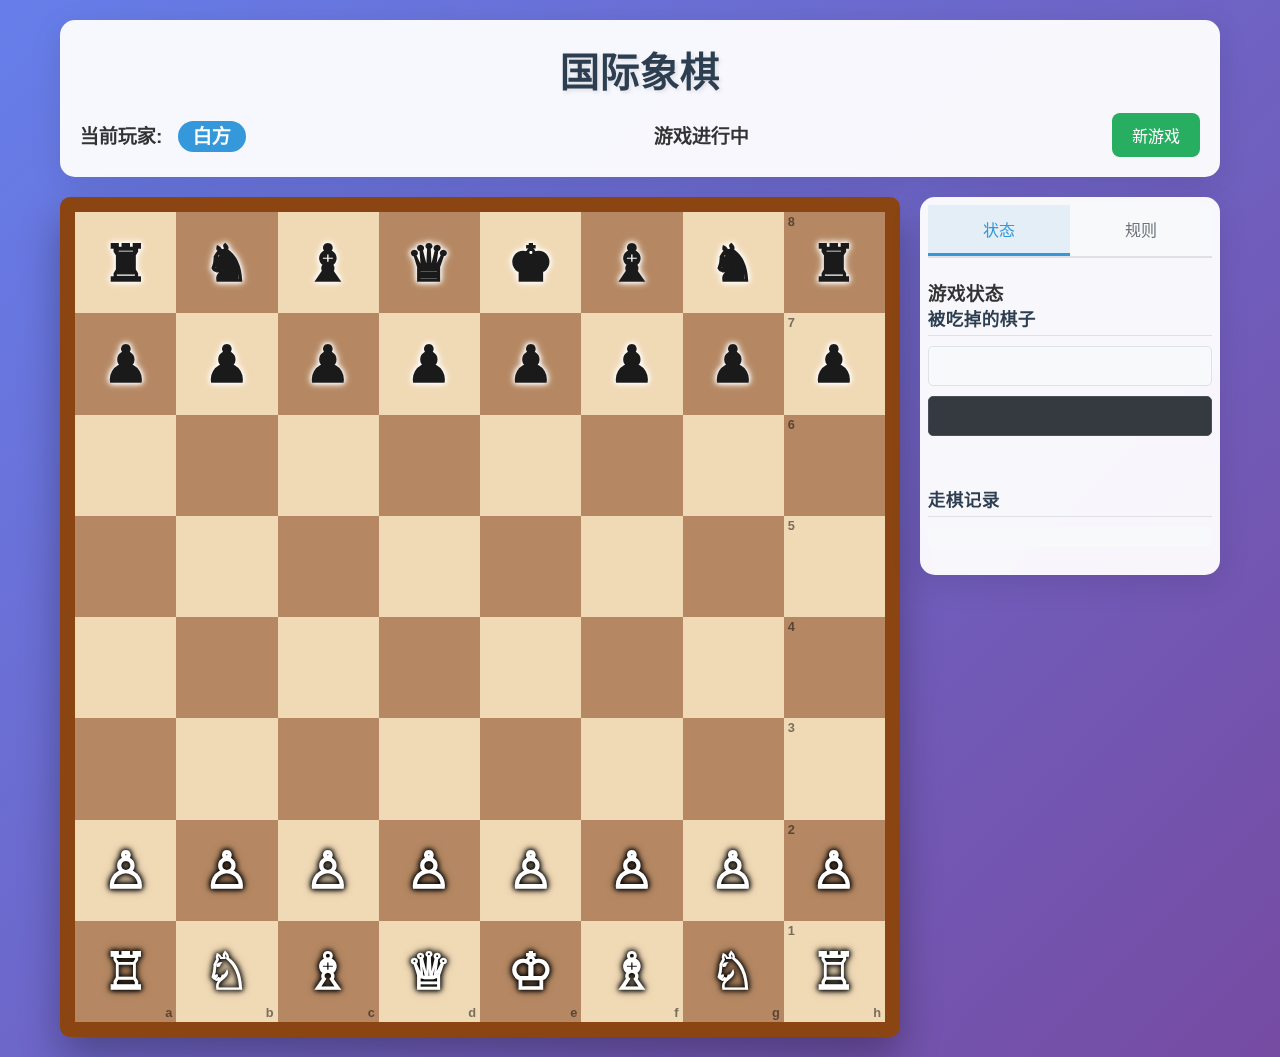
<file: chess/index.html>
<!DOCTYPE html>
<html lang="zh-CN">
<head>
    <meta charset="UTF-8">
    <meta name="viewport" content="width=device-width, initial-scale=1.0">
    <title>国际象棋</title>
    <link rel="stylesheet" href="styles.css">
</head>
<body>
    <div class="container">
        <header>
            <h1>国际象棋</h1>
            <div class="game-info">
                <div class="player-info">
                    <span>当前玩家: </span>
                    <span id="current-player">白方</span>
                    <span id="check-indicator" class="check-indicator"></span>
                </div>
                <div class="game-status">
                    <span id="game-status">游戏进行中</span>
                </div>
                <div class="mobile-controls">
                    <button id="new-game">新游戏</button>
                    <button id="clear-selection" class="mobile-only">取消选择</button>
                </div>
            </div>
        </header>
        
        <div class="chess-container">
            <div class="mobile-controls-top mobile-only">
                <div class="mobile-rules-toggle">
                    <button id="toggle-rules-mobile">显示规则</button>
                </div>
            </div>
            
            <div class="chessboard-wrapper">
                <div class="chessboard">
                    <!-- 棋盘将由JavaScript动态生成 -->
                </div>
            </div>
            
            <div class="game-controls">
                <div class="tabs">
                    <button class="tab-button active" data-tab="status">状态</button>
                    <button class="tab-button" data-tab="rules">规则</button>
                </div>
                
                <div class="tab-content active" id="status-tab">
                    <div class="game-status-section">
                        <h3>游戏状态</h3>
                        <div class="status-info">
                            <div class="captured-pieces">
                                <h4>被吃掉的棋子</h4>
                                <div class="white-captured" id="white-captured"></div>
                                <div class="black-captured" id="black-captured"></div>
                            </div>
                            
                            <div class="move-history">
                                <h4>走棋记录</h4>
                                <div id="move-history"></div>
                            </div>
                        </div>
                    </div>
                </div>
                
                <div class="tab-content" id="rules-tab">
                    <div class="rules-section">
                        <h3>🎯 国际象棋规则</h3>
                        <div class="rules-content">
                                    <h4>♟️ 棋子移动规则</h4>
                            <div class="rules-grid">
                                <div class="rules-column">
                                    <div class="rule-card">
                                        <div class="piece-header">
                                            <span class="piece-icon">♙</span>
                                            <strong>兵 (Pawn)</strong>
                                        </div>
                                        <ul class="rule-details">
                                            <li>直走一格，不能后退</li>
                                            <li>起始位置可前进两格</li>
                                            <li>斜吃一格，不能直吃</li>
                                            <li>到达底线必须晋升</li>
                                        </ul>
                                    </div>
                                    
                                    <div class="rule-card">
                                        <div class="piece-header">
                                            <span class="piece-icon">♘</span>
                                            <strong>马 (Knight)</strong>
                                        </div>
                                        <ul class="rule-details">
                                            <li>L形移动（2格+1格）</li>
                                            <li>可以跳过其他棋子</li>
                                            <li>唯一可以跳跃的棋子</li>
                                        </ul>
                                    </div>
                                    
                                    <div class="rule-card">
                                        <div class="piece-header">
                                            <span class="piece-icon">♗</span>
                                            <strong>象 (Bishop)</strong>
                                        </div>
                                        <ul class="rule-details">
                                            <li>斜线移动，不限格数</li>
                                            <li>不能跳过其他棋子</li>
                                            <li>每个象固定颜色格</li>
                                        </ul>
                                    </div>
                                </div>
                                
                                <div class="rules-column">
                                    <div class="rule-card">
                                        <div class="piece-header">
                                            <span class="piece-icon">♖</span>
                                            <strong>车 (Rook)</strong>
                                        </div>
                                        <ul class="rule-details">
                                            <li>直线移动，不限格数</li>
                                            <li>不能跳过其他棋子</li>
                                            <li>参与王车易位</li>
                                        </ul>
                                    </div>
                                    
                                    <div class="rule-card">
                                        <div class="piece-header">
                                            <span class="piece-icon">♕</span>
                                            <strong>后 (Queen)</strong>
                                        </div>
                                        <ul class="rule-details">
                                            <li>直线和斜线移动</li>
                                            <li>威力最强大的棋子</li>
                                            <li>不能跳过其他棋子</li>
                                        </ul>
                                    </div>
                                    
                                    <div class="rule-card">
                                        <div class="piece-header">
                                            <span class="piece-icon">♔</span>
                                            <strong>王 (King)</strong>
                                        </div>
                                        <ul class="rule-details">
                                            <li>周围一格移动</li>
                                            <li>不能被吃掉</li>
                                            <li>参与王车易位</li>
                                            <li>被将军必须解除</li>
                                        </ul>
                                    </div>
                                </div>
                            </div>
                            
                            <h4>🎮 游戏玩法</h4>
                            <div class="gameplay-info">
                                <div class="info-card">
                                    <h5>操作说明</h5>
                                    <ol>
                                        <li>点击选中棋子（高亮显示）</li>
                                        <li>绿色圆点表示可移动位置</li>
                                        <li>粉色格子表示可吃子位置</li>
                                        <li>点击目标位置完成移动</li>
                                        <li>白方先走，轮流走棋</li>
                                    </ol>
                                </div>
                                
                                <div class="info-card">
                                    <h5>🏆 胜利条件</h5>
                                    <ul>
                                        <li><strong>将死</strong>: 对方王被将军且无法解除</li>
                                        <li><strong>认输</strong>: 玩家主动认输</li>
                                        <li><strong>超时</strong>: 计时模式下超时判负</li>
                                    </ul>
                                </div>
                            </div>
                            
                            <h4>⚠️ 特殊规则</h4>
                            <div class="special-rules">
                                <div class="special-rule">
                                    <h5>♟️ 兵晋升</h5>
                                    <p>兵到达对方底线时，必须晋升为后、车、象或马（不能保持为兵或晋升为王）</p>
                                </div>
                                
                                <div class="special-rule">
                                    <h5>⚔️ 将军规则</h5>
                                    <p>当王被将军时，必须优先解除将军状态，不能走其他无关的棋</p>
                                </div>
                                
                                <div class="special-rule">
                                    <h5>🔄 王车易位</h5>
                                    <p>特定条件下，王和车可以同时移动的特殊走法。王向车的方向移动两格，车越过王放在王的旁边。条件：王和车都未移动过，王未被将军，王经过和到达的格子未被攻击。</p>
                                </div>
                                
                                <div class="special-rule">
                                    <h5>🥷 吃过路兵</h5>
                                    <p>当对方的兵从初始位置前进两格，刚好越过己方兵的攻击线时，己方兵可以立即斜向移动到对方兵经过的格子，吃掉对方的兵。这个吃子必须在对方走棋后立即进行。</p>
                                </div>
                            </div>
                        </div>
                    </div>
                </div>
            </div>
        </div>
    </div>
    
    <script src="chess.js"></script>
</body>
</html>
</file>
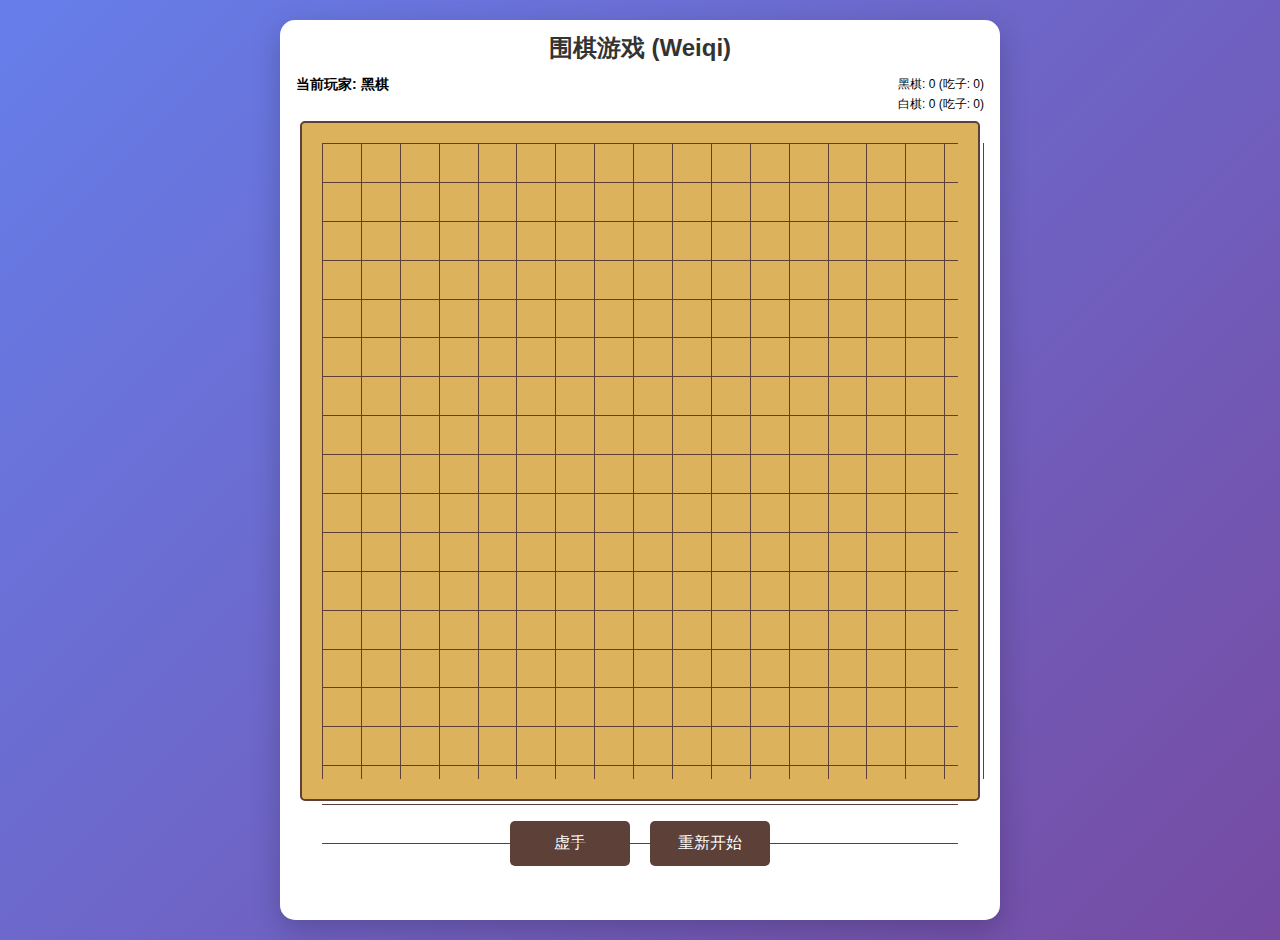
<file: go/index.html>
<!DOCTYPE html>
<html lang="zh">
<head>
    <meta charset="UTF-8">
    <meta name="viewport" content="width=device-width, initial-scale=1.0">
    <title>围棋游戏</title>
    <link rel="stylesheet" href="style.css">
</head>
<body>
    <div class="container">
        <h1>围棋游戏 (Weiqi)</h1>
        <div class="game-info">
            <div class="current-player">当前玩家: <span id="current-player">黑棋</span></div>
            <div class="score">
                <div>黑棋: <span id="black-score">0</span> (吃子: <span id="black-captures">0</span>)</div>
                <div>白棋: <span id="white-score">0</span> (吃子: <span id="white-captures">0</span>)</div>
            </div>
        </div>
        <div class="game-board" id="game-board"></div>
        <div class="controls">
            <button id="pass-btn">虚手</button>
            <button id="reset-btn">重新开始</button>
        </div>
        <div class="game-status" id="game-status"></div>
    </div>
    <script src="script.js"></script>
</body>
</html>
</file>
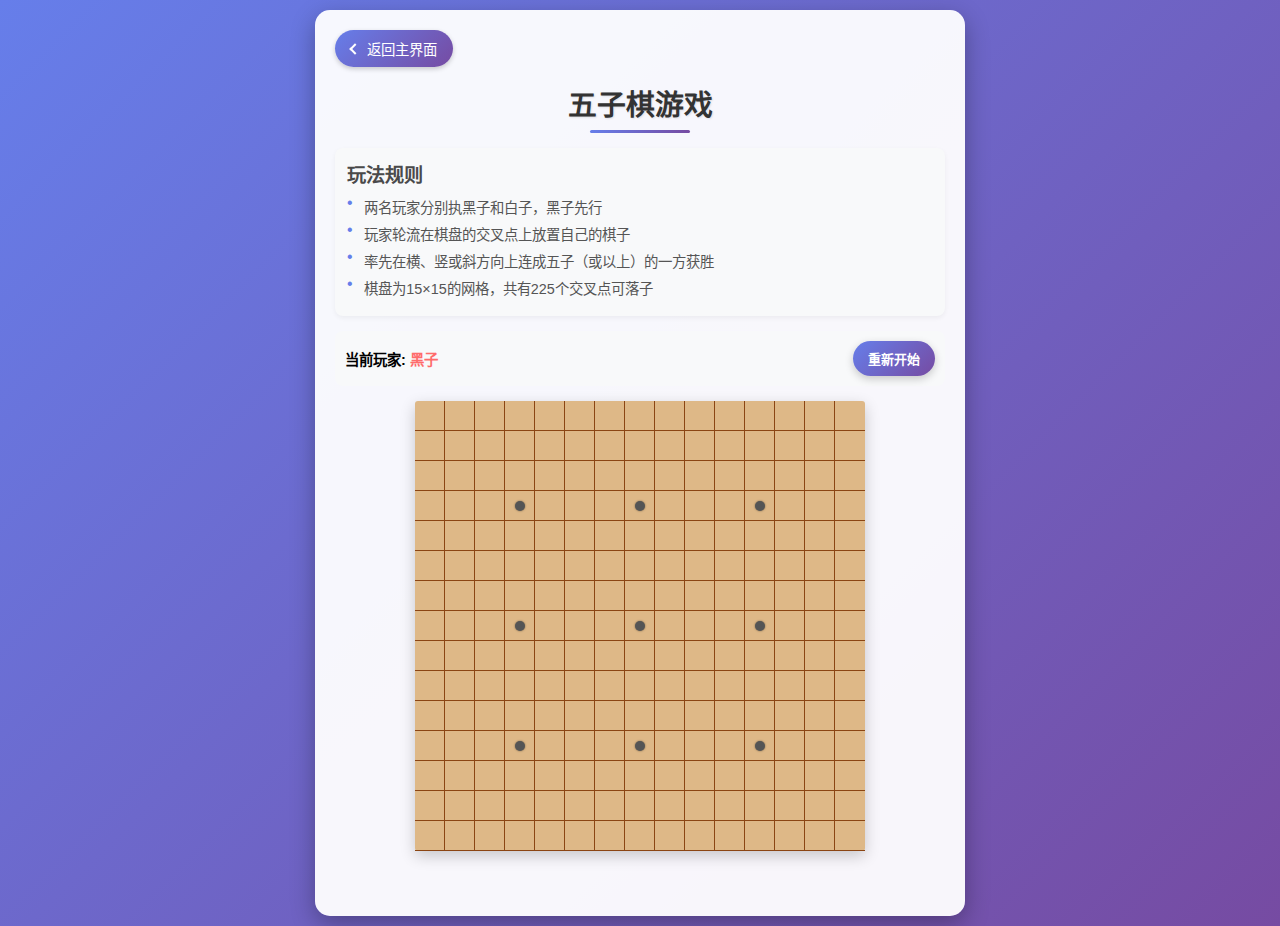
<file: gomoku/index.html>
<!DOCTYPE html>
<html lang="zh-CN">
<head>
    <meta charset="UTF-8">
    <meta name="viewport" content="width=device-width, initial-scale=1.0">
    <title>五子棋游戏</title>
    <style>
        * {
            margin: 0;
            padding: 0;
            box-sizing: border-box;
        }

        body {
            font-family: 'Microsoft YaHei', Arial, sans-serif;
            background: linear-gradient(135deg, #667eea 0%, #764ba2 100%);
            display: flex;
            justify-content: center;
            align-items: center;
            min-height: 100vh;
            padding: 10px;
        }

        .container {
            text-align: center;
            background-color: rgba(255, 255, 255, 0.95);
            padding: 20px;
            border-radius: 15px;
            box-shadow: 0 8px 25px rgba(0, 0, 0, 0.3);
            width: 100%;
            max-width: 650px;
            display: flex;
            flex-direction: column;
            min-height: 90vh;
        }

        h1 {
            margin-bottom: 15px;
            color: #333;
            font-size: 1.8em;
            text-shadow: 1px 1px 2px rgba(0,0,0,0.1);
            position: relative;
            padding-bottom: 10px;
        }

        h1:after {
            content: '';
            position: absolute;
            bottom: 0;
            left: 50%;
            transform: translateX(-50%);
            width: 100px;
            height: 3px;
            background: linear-gradient(90deg, #667eea, #764ba2);
            border-radius: 2px;
        }

        .nav-bar {
            width: 100%;
            text-align: left;
            margin-bottom: 15px;
        }

        .back-button {
            display: inline-flex;
            align-items: center;
            padding: 8px 16px;
            background: linear-gradient(135deg, #667eea 0%, #764ba2 100%);
            color: white;
            text-decoration: none;
            border-radius: 20px;
            font-size: 0.9em;
            font-weight: 500;
            transition: all 0.3s ease;
            box-shadow: 0 2px 5px rgba(0, 0, 0, 0.2);
        }

        .back-button:hover {
            transform: translateY(-2px);
            box-shadow: 0 4px 10px rgba(0, 0, 0, 0.3);
            background: linear-gradient(135deg, #5a6fd8 0%, #6a4190 100%);
        }

        .arrow-left {
            display: inline-block;
            width: 8px;
            height: 8px;
            border-top: 2px solid white;
            border-left: 2px solid white;
            transform: rotate(-45deg);
            margin-right: 8px;
        }

        .rules {
            background-color: #f8f9fa;
            border-radius: 8px;
            padding: 12px;
            margin-bottom: 15px;
            text-align: left;
            box-shadow: 0 2px 5px rgba(0,0,0,0.05);
        }

        .rules h2 {
            color: #4a4a4a;
            margin-bottom: 8px;
            font-size: 1.2em;
        }

        .rules ul {
            list-style-type: none;
            padding-left: 0;
        }

        .rules li {
            margin-bottom: 6px;
            padding-left: 1.2em;
            position: relative;
            color: #555;
            font-size: 0.9em;
        }

        .rules li:before {
            content: "•";
            color: #667eea;
            font-size: 1.1em;
            position: absolute;
            left: 0;
            top: -0.1em;
        }

        .game-info {
            display: flex;
            justify-content: space-between;
            align-items: center;
            margin-bottom: 15px;
            padding: 10px;
            background-color: #f8f9fa;
            border-radius: 8px;
            font-size: 0.9em;
        }

        .current-player {
            font-size: 1em;
            font-weight: bold;
        }

        #player {
            color: #ff6b6b;
        }

        #restart-btn {
            padding: 8px 15px;
            background: linear-gradient(135deg, #667eea 0%, #764ba2 100%);
            color: white;
            border: none;
            border-radius: 20px;
            cursor: pointer;
            font-size: 0.9em;
            font-weight: 600;
            transition: all 0.3s ease;
            box-shadow: 0 3px 8px rgba(0, 0, 0, 0.2);
        }

        #restart-btn:hover {
            transform: translateY(-2px);
            box-shadow: 0 5px 12px rgba(0, 0, 0, 0.3);
            background: linear-gradient(135deg, #5a6fd8 0%, #6a4190 100%);
        }

        .game-board {
            display: inline-grid;
            grid-template-columns: repeat(15, 30px);
            grid-template-rows: repeat(15, 30px);
            background-color: #deb887;
            position: relative;
            box-shadow: 0 5px 15px rgba(0, 0, 0, 0.2);
            border-radius: 3px;
            max-width: 100%;
            width: 450px;
            height: 450px;
            margin: 0 auto;
        }

        .cell {
            width: 30px;
            height: 30px;
            border-right: 1px solid #8b4513;
            border-bottom: 1px solid #8b4513;
            position: relative;
            cursor: pointer;
            display: flex;
            justify-content: center;
            align-items: center;
        }

        /* Remove borders for last cells */
        .cell:nth-child(15n) {
            border-right: none;
        }

        .row-last .cell {
            border-bottom: none;
        }

        /* Star points */
        .cell[data-row="3"][data-col="3"]:before,
        .cell[data-row="3"][data-col="11"]:before,
        .cell[data-row="11"][data-col="3"]:before,
        .cell[data-row="11"][data-col="11"]:before,
        .cell[data-row="7"][data-col="7"]:before,
        .cell[data-row="3"][data-col="7"]:before,
        .cell[data-row="7"][data-col="3"]:before,
        .cell[data-row="7"][data-col="11"]:before,
        .cell[data-row="11"][data-col="7"]:before {
            content: '';
            position: absolute;
            width: 10px;
            height: 10px;
            background-color: #555;
            border-radius: 50%;
            top: 50%;
            left: 50%;
            transform: translate(-50%, -50%);
            box-shadow: 0 0 2px rgba(0, 0, 0, 0.5);
        }

        .stone {
            position: absolute;
            width: 26px;
            height: 26px;
            border-radius: 50%;
            top: 2px;
            left: 2px;
            z-index: 10;
            box-shadow: 0 2px 5px rgba(0, 0, 0, 0.3);
        }

        .black-stone {
            background: radial-gradient(circle at 30% 30%, #555, #000);
            border: 1px solid #222;
        }

        .white-stone {
            background: radial-gradient(circle at 30% 30%, #fff, #ddd);
            border: 1px solid #999;
        }

        .win-message {
            margin-top: 15px;
            font-size: 1.2em;
            font-weight: bold;
            color: #ff6b6b;
            min-height: 30px;
        }

        /* Mobile responsiveness */
        @media (max-width: 768px) {
            body {
                padding: 0;
                align-items: flex-start;
                padding-top: 5px;
                min-height: 100vh;
            }

            .container {
                padding: 8px;
                border-radius: 0;
                box-shadow: none;
                max-width: 100%;
                width: 100%;
                min-height: 99vh;
                display: flex;
                flex-direction: column;
            }

            h1 {
                font-size: 1.4em;
                margin-bottom: 8px;
            }

            .rules {
                padding: 8px;
                margin-bottom: 8px;
            }

            .rules h2 {
                font-size: 1.1em;
            }

            .rules li {
                font-size: 0.8em;
                margin-bottom: 4px;
            }

            .game-info {
                margin-bottom: 8px;
                padding: 6px;
                font-size: 0.85em;
            }

            #restart-btn {
                padding: 6px 12px;
                font-size: 0.8em;
            }

            /* Maximize board space for smaller screens */
            .game-board {
                grid-template-columns: repeat(15, 1fr);
                grid-template-rows: repeat(15, 1fr);
                max-width: 95vw;
                max-height: 95vw;
                width: 95vw;
                height: 95vw;
                flex-grow: 1;
                margin: 0 auto;
            }

            .cell {
                width: 100%;
                height: 100%;
                min-width: auto;
                min-height: auto;
            }

            .stone {
                width: 90%;
                height: 90%;
                top: 5%;
                left: 5%;
            }

            .win-message {
                font-size: 1.1em;
                margin-top: 10px;
                font-weight: bold;
                color: #ff6b6b;
                min-height: 30px;
                padding: 10px;
                border-radius: 8px;
                background-color: rgba(255, 255, 255, 0.8);
                box-shadow: 0 2px 5px rgba(0, 0, 0, 0.1);
            }
        }

        @media (max-width: 480px) {
            body {
                padding: 0;
                padding-top: 2px;
            }

            .container {
                padding: 5px;
                min-height: 99.5vh;
            }

            h1 {
                font-size: 1.3em;
                margin-bottom: 6px;
            }

            .rules {
                padding: 6px;
                margin-bottom: 6px;
            }

            .rules h2 {
                font-size: 1em;
            }

            .rules li {
                font-size: 0.75em;
                margin-bottom: 3px;
                padding-left: 1em;
            }

            .game-info {
                flex-direction: column;
                gap: 6px;
                font-size: 0.8em;
                margin-bottom: 6px;
                padding: 5px;
            }

            #restart-btn {
                padding: 5px 10px;
                font-size: 0.8em;
            }

            .game-board {
                grid-template-columns: repeat(15, 1fr);
                grid-template-rows: repeat(15, 1fr);
                width: 95vw;
                height: 95vw;
                max-width: 95vw;
                max-height: 95vw;
                margin: 0 auto;
            }

            .cell {
                min-width: auto;
                min-height: auto;
            }

            .stone {
                width: 88%;
                height: 88%;
                top: 6%;
                left: 6%;
            }

            .win-message {
                font-size: 1em;
                padding: 8px;
                margin-top: 8px;
            }
        }
    </style>
</head>
<body>
    <div class="container">
        <div class="nav-bar">
            <a href="../index.html" class="back-button">
                <i class="arrow-left"></i> 返回主界面
            </a>
        </div>
        <h1>五子棋游戏</h1>
        <div class="rules">
            <h2>玩法规则</h2>
            <ul>
                <li>两名玩家分别执黑子和白子，黑子先行</li>
                <li>玩家轮流在棋盘的交叉点上放置自己的棋子</li>
                <li>率先在横、竖或斜方向上连成五子（或以上）的一方获胜</li>
                <li>棋盘为15×15的网格，共有225个交叉点可落子</li>
            </ul>
        </div>
        <div class="game-info">
            <div class="current-player">当前玩家: <span id="player">黑子</span></div>
            <button id="restart-btn">重新开始</button>
        </div>
        <div class="game-board" id="board"></div>
        <div class="win-message" id="win-message"></div>
    </div>

    <script>
        // Game state variables
        let board = [];
        let currentPlayer = 'black';
        let gameOver = false;
        const BOARD_SIZE = 15;

        // DOM elements
        const boardElement = document.getElementById('board');
        const playerElement = document.getElementById('player');
        const winMessageElement = document.getElementById('win-message');
        const restartBtn = document.getElementById('restart-btn');

        // Initialize the game
        function initGame() {
            // Create empty board
            board = Array(BOARD_SIZE).fill().map(() => Array(BOARD_SIZE).fill(null));
            
            // Clear the board element
            boardElement.innerHTML = '';
            
            // Create cells using CSS Grid
            for (let i = 0; i < BOARD_SIZE; i++) {
                for (let j = 0; j < BOARD_SIZE; j++) {
                    const cell = document.createElement('div');
                    cell.className = 'cell';
                    if (i === BOARD_SIZE - 1) {
                        cell.classList.add('row-last');
                    }
                    cell.dataset.row = i;
                    cell.dataset.col = j;
                    cell.addEventListener('click', () => handleCellClick(i, j));
                    boardElement.appendChild(cell);
                }
            }
            
            // Reset game state
            currentPlayer = 'black';
            gameOver = false;
            playerElement.textContent = '黑子';
            winMessageElement.textContent = '';
        }

        // Handle cell click
        function handleCellClick(row, col) {
            // If game is over or cell is already occupied, do nothing
            if (gameOver || board[row][col] !== null) {
                return;
            }
            
            // Place the stone
            board[row][col] = currentPlayer;
            
            // Update UI
            // Calculate the correct index in the grid (row * BOARD_SIZE + col)
            const index = row * BOARD_SIZE + col;
            const cell = boardElement.children[index];
            const stone = document.createElement('div');
            stone.className = `stone ${currentPlayer}-stone`;
            cell.appendChild(stone);
            
            // Check for win
            if (checkWin(row, col)) {
                gameOver = true;
                const winner = currentPlayer === 'black' ? '黑子' : '白子';
                winMessageElement.textContent = `${winner}获胜！`;
                return;
            }
            
            // Switch player
            currentPlayer = currentPlayer === 'black' ? 'white' : 'black';
            playerElement.textContent = currentPlayer === 'black' ? '黑子' : '白子';
        }

        // Check for win condition
        function checkWin(row, col) {
            const player = board[row][col];
            if (!player) return false;
            
            // Directions: horizontal, vertical, diagonal
            const directions = [
                [0, 1], [1, 0], [1, 1], [1, -1]
            ];
            
            for (const [dx, dy] of directions) {
                let count = 1;
                
                // Check positive direction
                for (let i = 1; i < 5; i++) {
                    const r = row + dx * i;
                    const c = col + dy * i;
                    if (r >= 0 && r < BOARD_SIZE && c >= 0 && c < BOARD_SIZE && board[r][c] === player) {
                        count++;
                    } else {
                        break;
                    }
                }
                
                // Check negative direction
                for (let i = 1; i < 5; i++) {
                    const r = row - dx * i;
                    const c = col - dy * i;
                    if (r >= 0 && r < BOARD_SIZE && c >= 0 && c < BOARD_SIZE && board[r][c] === player) {
                        count++;
                    } else {
                        break;
                    }
                }
                
                if (count >= 5) {
                    return true;
                }
            }
            
            return false;
        }

        // Restart game
        restartBtn.addEventListener('click', initGame);

        // Initialize the game when page loads
        window.addEventListener('load', initGame);
    </script>
</body>
</html>
</file>
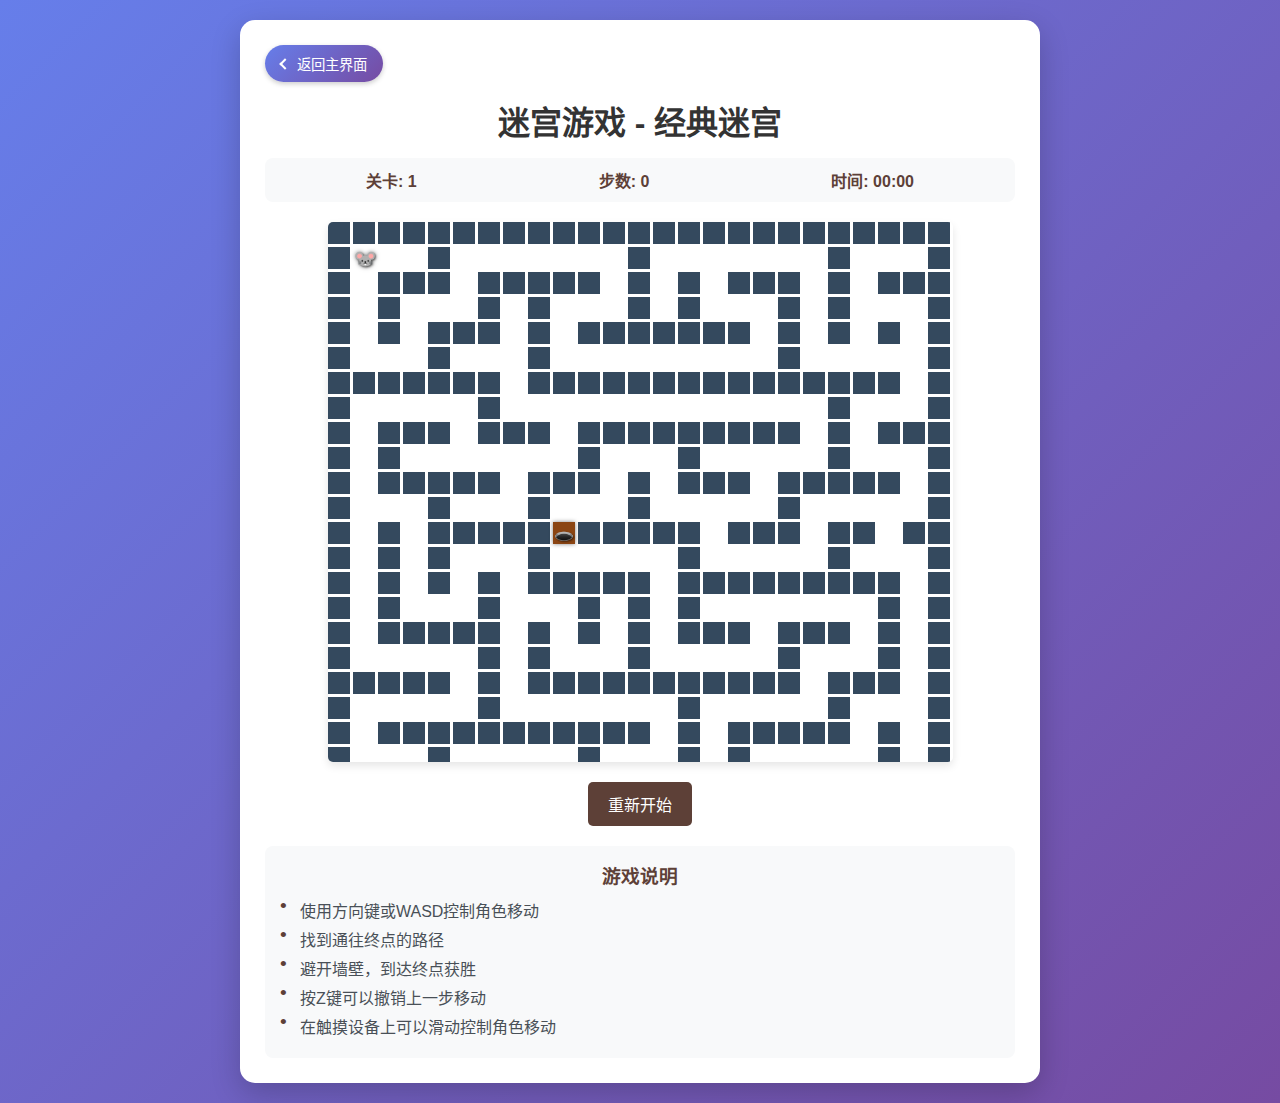
<file: maze/index.html>
<!DOCTYPE html>
<html lang="zh-CN">
<head>
    <meta charset="UTF-8">
    <meta name="viewport" content="width=device-width, initial-scale=1.0">
    <title>迷宫游戏</title>
    <link rel="stylesheet" href="style.css">
</head>
<body>
    <div class="container">
        <div class="nav-bar">
            <a href="../index.html" class="back-button">
                <i class="arrow-left"></i> 返回主界面
            </a>
        </div>
        <header>
            <h1>迷宫游戏</h1>
            <div class="game-info">
                <div class="level">关卡: <span id="level">1</span></div>
                <div class="moves">步数: <span id="moves">0</span></div>
                <div class="timer">时间: <span id="timer">00:00</span></div>
            </div>
        </header>
        
        <div class="game-container">
            <div class="maze-container">
                <div id="maze" class="maze"></div>
                <div id="player" class="player"></div>
                <div id="goal" class="goal"></div>
            </div>
            
            <div class="controls">
                <button id="restart-btn">重新开始</button>
                <button id="next-level-btn" style="display: none;">下一关</button>
            </div>
            
            <div class="instructions">
                <h3>游戏说明</h3>
                <ul>
                    <li>使用方向键或WASD控制角色移动</li>
                    <li>找到通往终点的路径</li>
                    <li>避开墙壁，到达终点获胜</li>
                    <li>按Z键可以撤销上一步移动</li>
                    <li>在触摸设备上可以滑动控制角色移动</li>
                </ul>
            </div>
        </div>
        
        <div id="win-modal" class="modal" style="display: none;">
            <div class="modal-content">
                <h2>恭喜通关！</h2>
                <p>步数: <span id="win-moves"></span></p>
                <p>用时: <span id="win-time"></span></p>
                <button id="play-again-btn">再玩一次</button>
                <button id="next-level-modal-btn">下一关</button>
            </div>
        </div>
    </div>
    
    <script src="script.js"></script>
</body>
</html>
</file>
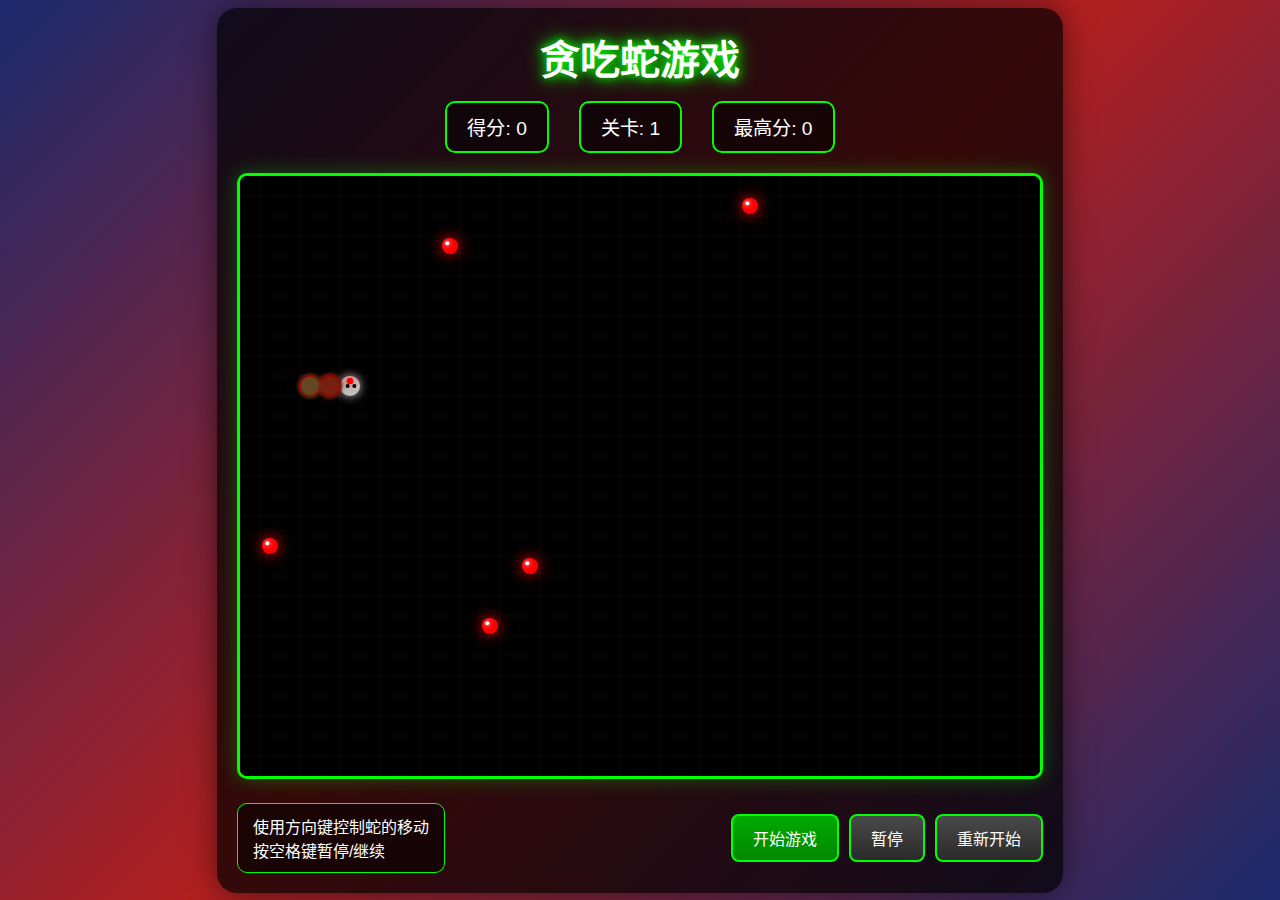
<file: snake/index.html>
<!DOCTYPE html>
<html lang="zh-CN">
<head>
    <meta charset="UTF-8">
    <meta name="viewport" content="width=device-width, initial-scale=1.0">
    <title>贪吃蛇游戏</title>
    <link rel="stylesheet" href="style.css">
</head>
<body>
    <div class="game-container">
        <div class="header">
            <h1>贪吃蛇游戏</h1>
            <div class="score-board">
                <div class="score">得分: <span id="score">0</span></div>
                <div class="level">关卡: <span id="level">1</span></div>
                <div class="high-score">最高分: <span id="high-score">0</span></div>
            </div>
        </div>
        <canvas id="gameCanvas" width="800" height="600"></canvas>
        <div class="controls">
            <div class="instructions">
                <p>使用方向键控制蛇的移动</p>
                <p>按空格键暂停/继续</p>
            </div>
            <div class="buttons">
                <button id="startBtn">开始游戏</button>
                <button id="pauseBtn">暂停</button>
                <button id="resetBtn">重新开始</button>
            </div>
        </div>
        <div id="gameOver" class="game-over hidden">
            <h2>游戏结束</h2>
            <p>最终得分: <span id="finalScore">0</span></p>
            <p>达到关卡: <span id="finalLevel">1</span></p>
            <button id="restartBtn">再玩一次</button>
        </div>
    </div>
    <script src="script.js"></script>
</body>
</html>
</file>
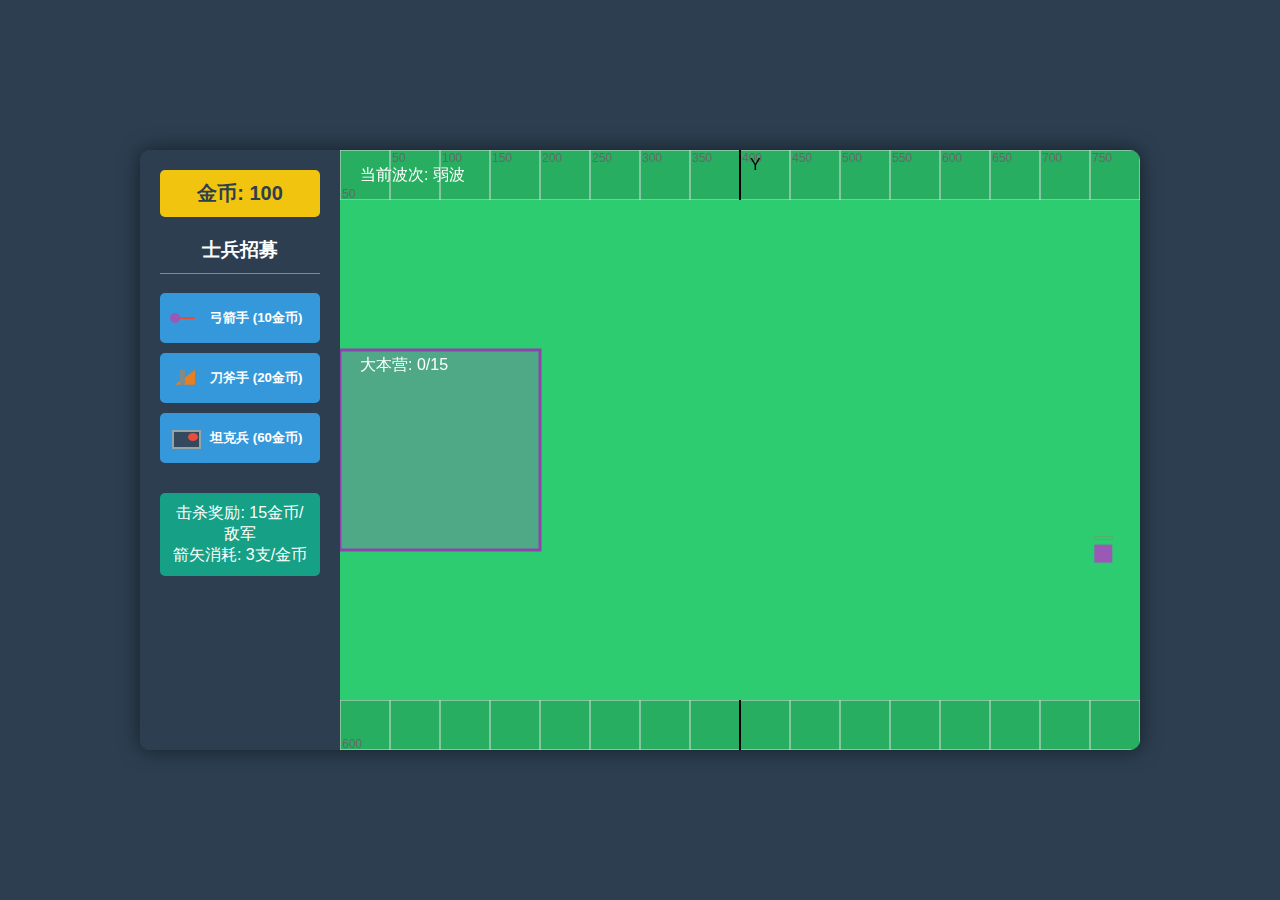
<file: tower-defense/index.html>
<!DOCTYPE html>
<html lang="zh">
<head>
    <meta charset="UTF-8">
    <meta name="viewport" content="width=device-width, initial-scale=1.0">
    <title>塔防游戏</title>
    <link rel="stylesheet" href="style.css">
</head>
<body>
    <div id="game-container">
        <div id="ui">
            <div id="gold">金币: <span id="gold-count">100</span></div>
            <div id="unit-shop">
                <h3>士兵招募</h3>
                <button id="archer-btn" class="unit-btn" data-cost="10">
                    <div class="unit-icon archer-icon"></div>
                    弓箭手 (10金币)
                </button>
                <button id="warrior-btn" class="unit-btn" data-cost="20">
                    <div class="unit-icon warrior-icon"></div>
                    刀斧手 (20金币)
                </button>
                <button id="tank-btn" class="unit-btn" data-cost="60">
                    <div class="unit-icon tank-icon"></div>
                    坦克兵 (60金币)
                </button>
            </div>
            <div id="stats">
                <div>击杀奖励: 15金币/敌军</div>
                <div>箭矢消耗: 3支/金币</div>
            </div>
        </div>
        <canvas id="gameCanvas" width="800" height="600"></canvas>
    </div>
    <script src="script.js"></script>
</body>
</html>
</file>
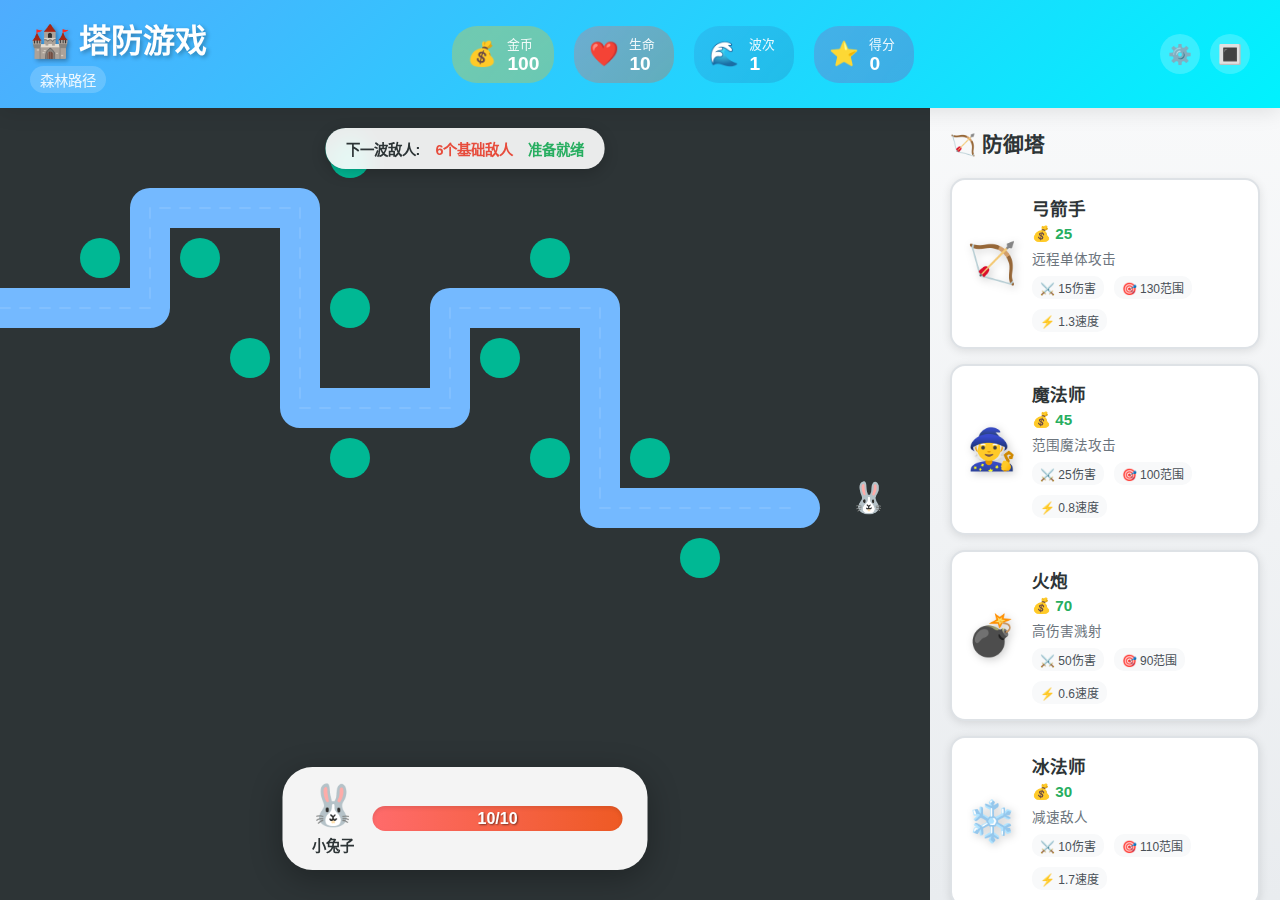
<file: tower/index.html>
<!DOCTYPE html>
<html lang="zh-CN">
<head>
    <meta charset="UTF-8">
    <meta name="viewport" content="width=device-width, initial-scale=1.0">
    <title>塔防游戏 - 保护小动物</title>
    <link rel="stylesheet" href="styles.css">
</head>
<body>
    <div class="game-container">
        <header class="game-header">
            <div class="game-title">
                <h1>🏰 塔防游戏</h1>
                <div class="map-name" id="mapName">森林路径</div>
            </div>
            <div class="game-stats">
                <div class="stat gold-stat">
                    <div class="stat-icon">💰</div>
                    <div class="stat-content">
                        <span class="label">金币</span>
                        <span id="gold">100</span>
                    </div>
                </div>
                <div class="stat health-stat">
                    <div class="stat-icon">❤️</div>
                    <div class="stat-content">
                        <span class="label">生命</span>
                        <span id="health">10</span>
                    </div>
                </div>
                <div class="stat wave-stat">
                    <div class="stat-icon">🌊</div>
                    <div class="stat-content">
                        <span class="label">波次</span>
                        <span id="wave">1</span>
                    </div>
                </div>
                <div class="stat score-stat">
                    <div class="stat-icon">⭐</div>
                    <div class="stat-content">
                        <span class="label">得分</span>
                        <span id="score">0</span>
                    </div>
                </div>
            </div>
            <div class="game-actions">
                <button id="settingsBtn" class="icon-btn">⚙️</button>
                <button id="fullscreenBtn" class="icon-btn">🔳</button>
            </div>
        </header>
        
        <main class="game-main">
            <div class="game-board" id="gameBoard">
                <canvas id="gameCanvas"></canvas>
                <div class="animal-health-bar">
                    <div class="animal-container">
                        <div class="animal-icon" id="animalIcon">🐰</div>
                        <div class="animal-name">小兔子</div>
                    </div>
                    <div class="health-bar-container">
                        <div class="health-bar" id="animalHealthBar"></div>
                        <div class="health-text"><span id="currentHealth">10</span>/<span id="maxHealth">10</span></div>
                    </div>
                </div>
                
                <div class="game-info-panel">
                    <div class="wave-info">
                        <span class="wave-label">下一波敌人:</span>
                        <span class="wave-enemies" id="nextWaveEnemies">5个基础敌人</span>
                        <span class="wave-timer" id="waveTimer">准备就绪</span>
                    </div>
                </div>
            </div>
            
            <aside class="game-controls">
                <div class="tower-selection">
                    <h3>🏹 防御塔</h3>
                    <div class="tower-options">
                        <div class="tower-option" data-type="archer">
                            <div class="tower-icon">🏹</div>
                            <div class="tower-info">
                                <div class="tower-name">弓箭手</div>
                                <div class="tower-cost">💰 25</div>
                                <div class="tower-desc">远程单体攻击</div>
                                <div class="tower-stats">
                                    <span class="stat">⚔️ 15伤害</span>
                                    <span class="stat">🎯 130范围</span>
                                    <span class="stat">⚡ 1.3速度</span>
                                </div>
                            </div>
                        </div>
                        <div class="tower-option" data-type="mage">
                            <div class="tower-icon">🧙</div>
                            <div class="tower-info">
                                <div class="tower-name">魔法师</div>
                                <div class="tower-cost">💰 45</div>
                                <div class="tower-desc">范围魔法攻击</div>
                                <div class="tower-stats">
                                    <span class="stat">⚔️ 25伤害</span>
                                    <span class="stat">🎯 100范围</span>
                                    <span class="stat">⚡ 0.8速度</span>
                                </div>
                            </div>
                        </div>
                        <div class="tower-option" data-type="cannon">
                            <div class="tower-icon">💣</div>
                            <div class="tower-info">
                                <div class="tower-name">火炮</div>
                                <div class="tower-cost">💰 70</div>
                                <div class="tower-desc">高伤害溅射</div>
                                <div class="tower-stats">
                                    <span class="stat">⚔️ 50伤害</span>
                                    <span class="stat">🎯 90范围</span>
                                    <span class="stat">⚡ 0.6速度</span>
                                </div>
                            </div>
                        </div>
                        <div class="tower-option" data-type="ice">
                            <div class="tower-icon">❄️</div>
                            <div class="tower-info">
                                <div class="tower-name">冰法师</div>
                                <div class="tower-cost">💰 30</div>
                                <div class="tower-desc">减速敌人</div>
                                <div class="tower-stats">
                                    <span class="stat">⚔️ 10伤害</span>
                                    <span class="stat">🎯 110范围</span>
                                    <span class="stat">⚡ 1.7速度</span>
                                </div>
                            </div>
                        </div>
                    </div>
                </div>
                
                <div class="game-controls-buttons">
                    <button id="startWaveBtn" class="btn btn-primary">
                        <span class="btn-icon">🚀</span>
                        <span class="btn-text">开始下一波</span>
                    </button>
                    <button id="pauseBtn" class="btn btn-secondary">
                        <span class="btn-icon">⏸️</span>
                        <span class="btn-text">暂停</span>
                    </button>
                    <button id="speedBtn" class="btn btn-secondary">
                        <span class="btn-icon">⚡</span>
                        <span class="btn-text">x1</span>
                    </button>
                    <button id="mapBtn" class="btn btn-secondary">
                        <span class="btn-icon">🗺️</span>
                        <span class="btn-text">切换地图</span>
                    </button>
                </div>
                
                <div class="tower-upgrade" id="towerUpgrade" style="display: none;">
                    <h3>⬆️ 升级防御塔</h3>
                    <div class="upgrade-info">
                        <div class="upgrade-tower-icon" id="upgradeTowerIcon">🏹</div>
                        <div class="upgrade-details">
                            <div class="current-level">等级: <span id="currentLevel">1</span></div>
                            <div class="upgrade-cost">升级: 💰 <span id="upgradeCost">30</span></div>
                            <div class="upgrade-stats">
                                <div class="stat-row">
                                    <span>⚔️ 攻击力:</span>
                                    <span><span id="currentDamage">10</span> → <span id="nextDamage">15</span></span>
                                </div>
                                <div class="stat-row">
                                    <span>⚡ 速度:</span>
                                    <span><span id="currentSpeed">1.0</span> → <span id="nextSpeed">1.2</span></span>
                                </div>
                                <div class="stat-row">
                                    <span>🎯 范围:</span>
                                    <span><span id="currentRange">100</span> → <span id="nextRange">110</span></span>
                                </div>
                            </div>
                        </div>
                    </div>
                    <div class="upgrade-buttons">
                        <button id="upgradeBtn" class="btn btn-primary">
                            <span class="btn-icon">⬆️</span>
                            <span class="btn-text">升级</span>
                        </button>
                        <button id="sellBtn" class="btn btn-danger">
                            <span class="btn-icon">💰</span>
                            <span class="btn-text">出售</span>
                        </button>
                    </div>
                </div>
                
                <div class="achievements">
                    <h3>🏆 成就</h3>
                    <div class="achievement-list">
                        <div class="achievement" data-achievement="firstBlood">
                            <span class="achievement-icon">🎯</span>
                            <span class="achievement-name">初次击杀</span>
                        </div>
                        <div class="achievement" data-achievement="towerMaster">
                            <span class="achievement-icon">🏰</span>
                            <span class="achievement-name">防御大师</span>
                        </div>
                        <div class="achievement" data-achievement="survivor">
                            <span class="achievement-icon">🛡️</span>
                            <span class="achievement-name">生存专家</span>
                        </div>
                    </div>
                </div>
            </aside>
        </main>
        
        <div class="game-over-modal" id="gameOverModal" style="display: none;">
            <div class="modal-content">
                <div class="modal-header">
                    <h2 id="gameOverTitle">游戏结束</h2>
                    <div class="modal-icon" id="modalIcon">😢</div>
                </div>
                <div class="modal-body">
                    <p id="gameOverMessage">小动物被击败了！</p>
                    <div class="final-stats">
                        <div class="stat-row">
                            <span>⭐ 最终得分:</span>
                            <span id="finalScore">0</span>
                        </div>
                        <div class="stat-row">
                            <span>🌊 到达波次:</span>
                            <span id="finalWave">0</span>
                        </div>
                        <div class="stat-row">
                            <span>🏹 击败敌人:</span>
                            <span id="enemiesKilled">0</span>
                        </div>
                        <div class="stat-row">
                            <span>🏰 建造防御塔:</span>
                            <span id="towersBuilt">0</span>
                        </div>
                    </div>
                </div>
                <div class="modal-footer">
                    <button id="restartBtn" class="btn btn-primary">
                        <span class="btn-icon">🔄</span>
                        <span class="btn-text">重新开始</span>
                    </button>
                </div>
            </div>
        </div>
        
        <div class="settings-modal" id="settingsModal" style="display: none;">
            <div class="modal-content">
                <div class="modal-header">
                    <h2>⚙️ 游戏设置</h2>
                </div>
                <div class="modal-body">
                    <div class="setting-group">
                        <label>🔊 音效音量</label>
                        <input type="range" id="soundVolume" min="0" max="100" value="50">
                        <span id="soundVolumeValue">50%</span>
                    </div>
                    <div class="setting-group">
                        <label>🎵 背景音乐</label>
                        <input type="range" id="musicVolume" min="0" max="100" value="30">
                        <span id="musicVolumeValue">30%</span>
                    </div>
                    <div class="setting-group">
                        <label>🖱️ 显示路径提示</label>
                        <input type="checkbox" id="showPathHints" checked>
                    </div>
                    <div class="setting-group">
                        <label>💫 显示粒子效果</label>
                        <input type="checkbox" id="showParticles" checked>
                    </div>
                </div>
                <div class="modal-footer">
                    <button id="saveSettingsBtn" class="btn btn-primary">保存设置</button>
                    <button id="closeSettingsBtn" class="btn btn-secondary">关闭</button>
                </div>
            </div>
        </div>
    </div>
    
    <script src="game.js"></script>
</body>
</html>
</file>
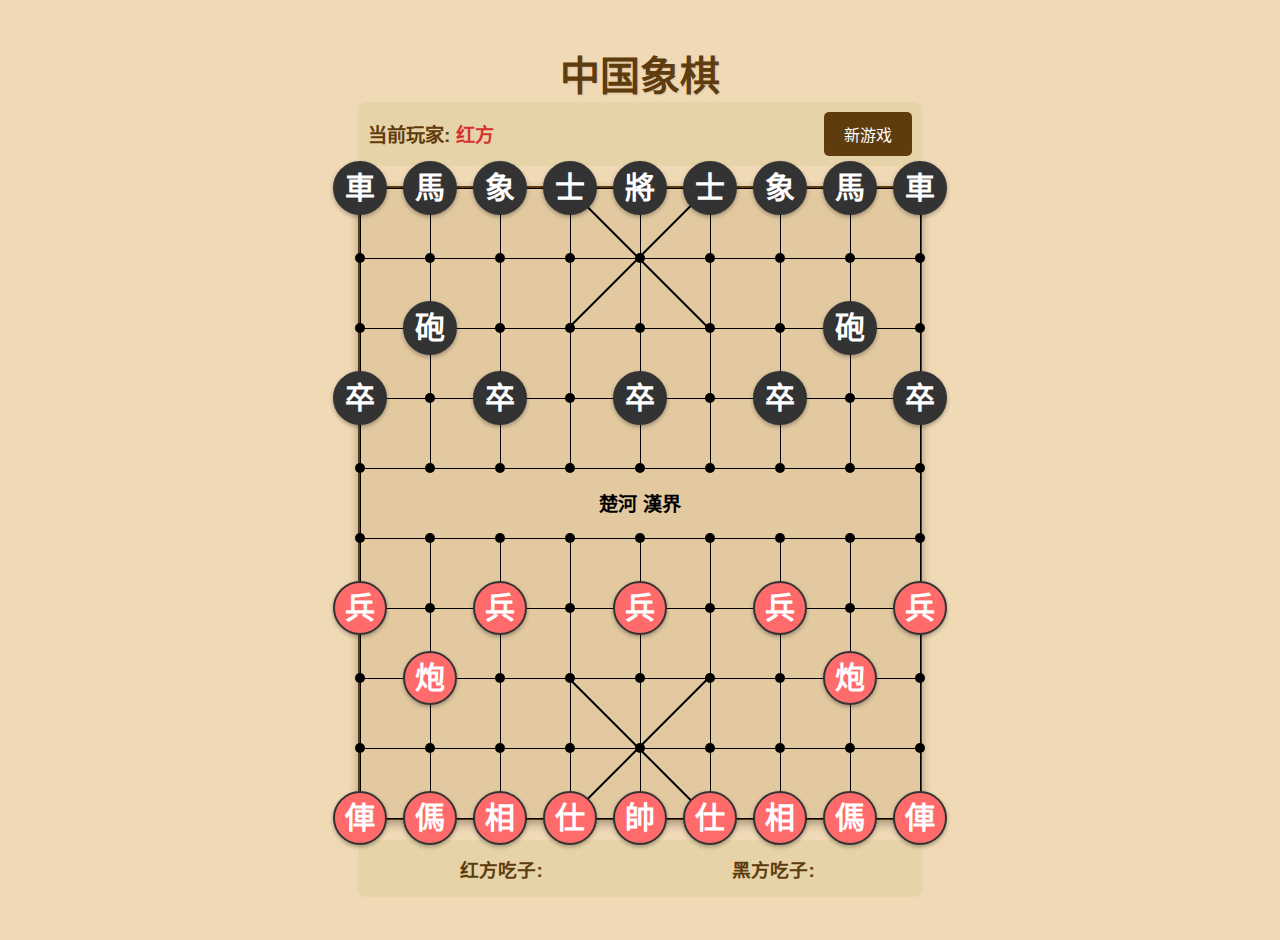
<file: xiangqi/index.html>
<!DOCTYPE html>
<html lang="zh-CN">
<head>
    <meta charset="UTF-8">
    <meta name="viewport" content="width=device-width, initial-scale=1.0">
    <title>中国象棋</title>
    <link rel="stylesheet" href="styles.css">
</head>
<body>
    <div class="container">
        <h1>中国象棋</h1>
        <div class="game-info">
            <div class="current-player">当前玩家: <span id="current-player">红方</span></div>
            <button id="reset-btn">新游戏</button>
        </div>
        <div class="game-board" id="game-board">
            <!-- Board will be generated by JavaScript -->
        </div>
        <div class="captured-pieces">
            <div class="captured-red">
                <h3>红方吃子:</h3>
                <div id="captured-red-pieces"></div>
            </div>
            <div class="captured-black">
                <h3>黑方吃子:</h3>
                <div id="captured-black-pieces"></div>
            </div>
        </div>
    </div>
    <script src="script.js"></script>
</body>
</html>
</file>
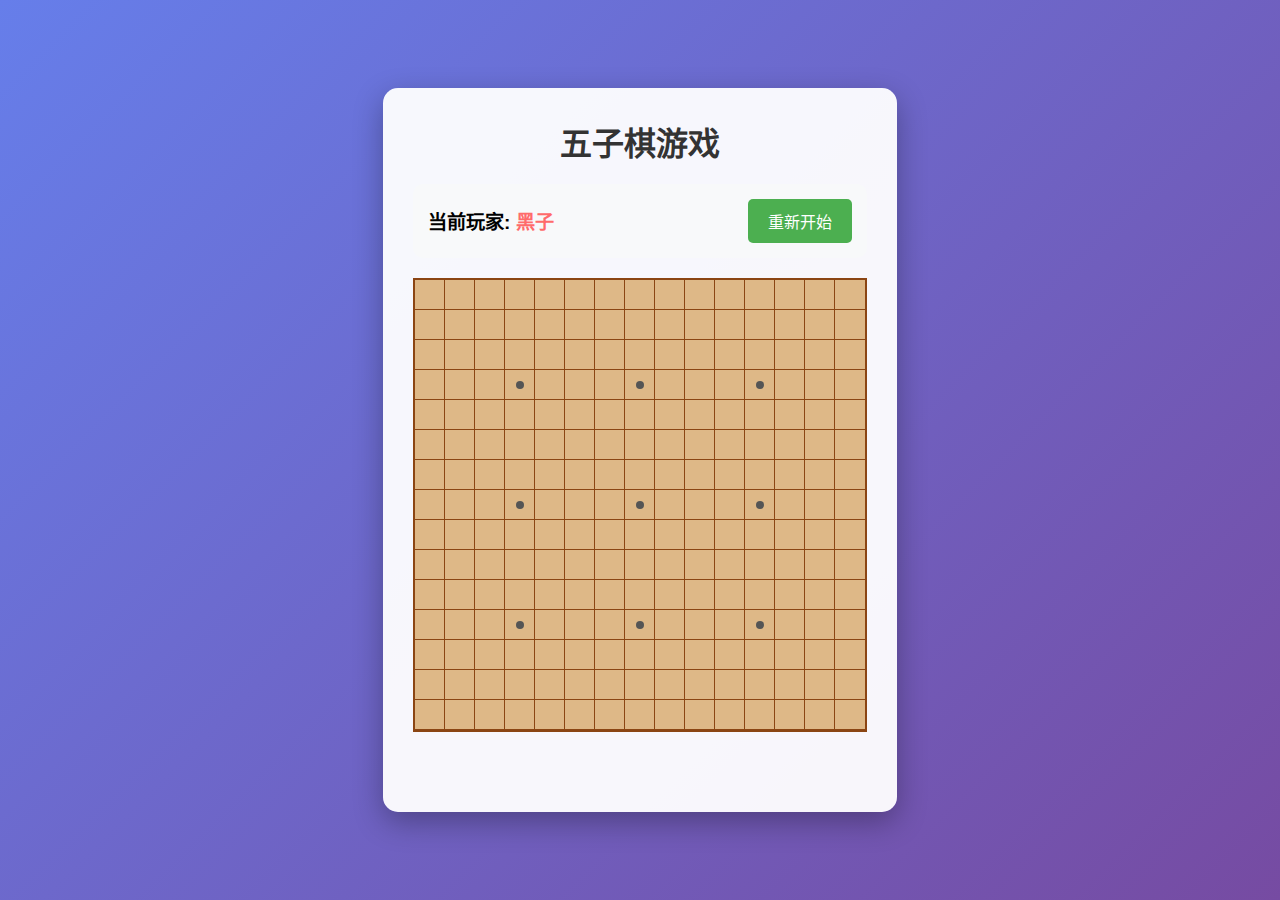
<file: gomoku/gomoku-fixed.html>
<!DOCTYPE html>
<html lang="zh-CN">
<head>
    <meta charset="UTF-8">
    <meta name="viewport" content="width=device-width, initial-scale=1.0">
    <title>五子棋游戏</title>
    <style>
        * {
            margin: 0;
            padding: 0;
            box-sizing: border-box;
        }

        body {
            font-family: 'Microsoft YaHei', Arial, sans-serif;
            background: linear-gradient(135deg, #667eea 0%, #764ba2 100%);
            display: flex;
            justify-content: center;
            align-items: center;
            min-height: 100vh;
            padding: 20px;
        }

        .container {
            text-align: center;
            background-color: rgba(255, 255, 255, 0.95);
            padding: 30px;
            border-radius: 15px;
            box-shadow: 0 10px 30px rgba(0, 0, 0, 0.3);
        }

        h1 {
            margin-bottom: 20px;
            color: #333;
        }

        .game-info {
            display: flex;
            justify-content: space-between;
            align-items: center;
            margin-bottom: 20px;
            padding: 15px;
            background-color: #f8f9fa;
            border-radius: 10px;
        }

        .current-player {
            font-size: 1.2em;
            font-weight: bold;
        }

        #player {
            color: #ff6b6b;
        }

        #restart-btn {
            padding: 10px 20px;
            background-color: #4CAF50;
            color: white;
            border: none;
            border-radius: 5px;
            cursor: pointer;
            font-size: 16px;
        }

        #restart-btn:hover {
            background-color: #45a049;
        }

        .game-board {
            display: inline-grid;
            grid-template-columns: repeat(15, 30px);
            grid-template-rows: repeat(15, 30px);
            background-color: #deb887;
            border: 2px solid #8b4513;
            position: relative;
        }

        .cell {
            width: 30px;
            height: 30px;
            border-right: 1px solid #8b4513;
            border-bottom: 1px solid #8b4513;
            position: relative;
            cursor: pointer;
            display: flex;
            justify-content: center;
            align-items: center;
        }

        /* Remove borders for last cells */
        .cell:nth-child(15n) {
            border-right: none;
        }

        .row-last .cell {
            border-bottom: none;
        }

        /* Star points */
        .cell[data-row="3"][data-col="3"]:before,
        .cell[data-row="3"][data-col="11"]:before,
        .cell[data-row="11"][data-col="3"]:before,
        .cell[data-row="11"][data-col="11"]:before,
        .cell[data-row="7"][data-col="7"]:before,
        .cell[data-row="3"][data-col="7"]:before,
        .cell[data-row="7"][data-col="3"]:before,
        .cell[data-row="7"][data-col="11"]:before,
        .cell[data-row="11"][data-col="7"]:before {
            content: '';
            position: absolute;
            width: 8px;
            height: 8px;
            background-color: #555;
            border-radius: 50%;
            z-index: 1;
        }

        .stone {
            width: 26px;
            height: 26px;
            border-radius: 50%;
            z-index: 10;
        }

        .black-stone {
            background-color: black;
        }

        .white-stone {
            background-color: white;
        }

        .win-message {
            margin-top: 20px;
            font-size: 24px;
            font-weight: bold;
            color: #ff6b6b;
            min-height: 30px;
        }
    </style>
</head>
<body>
    <div class="container">
        <h1>五子棋游戏</h1>
        <div class="game-info">
            <div class="current-player">当前玩家: <span id="player">黑子</span></div>
            <button id="restart-btn">重新开始</button>
        </div>
        <div class="game-board" id="board"></div>
        <div class="win-message" id="win-message"></div>
    </div>

    <script>
        // Game state variables
        let board = [];
        let currentPlayer = 'black';
        let gameOver = false;
        const BOARD_SIZE = 15;

        // DOM elements
        const boardElement = document.getElementById('board');
        const playerElement = document.getElementById('player');
        const winMessageElement = document.getElementById('win-message');
        const restartBtn = document.getElementById('restart-btn');

        // Initialize the game
        function initGame() {
            // Create empty board
            board = Array(BOARD_SIZE).fill().map(() => Array(BOARD_SIZE).fill(null));
            
            // Clear the board element
            boardElement.innerHTML = '';
            
            // Create cells using CSS Grid
            for (let i = 0; i < BOARD_SIZE; i++) {
                for (let j = 0; j < BOARD_SIZE; j++) {
                    const cell = document.createElement('div');
                    cell.className = 'cell';
                    if (i === BOARD_SIZE - 1) {
                        cell.classList.add('row-last');
                    }
                    cell.dataset.row = i;
                    cell.dataset.col = j;
                    cell.addEventListener('click', () => handleCellClick(i, j));
                    boardElement.appendChild(cell);
                }
            }
            
            // Reset game state
            currentPlayer = 'black';
            gameOver = false;
            playerElement.textContent = '黑子';
            winMessageElement.textContent = '';
        }

        // Handle cell click
        function handleCellClick(row, col) {
            // If game is over or cell is already occupied, do nothing
            if (gameOver || board[row][col] !== null) {
                return;
            }
            
            // Place the stone
            board[row][col] = currentPlayer;
            
            // Update UI
            // Calculate the correct index in the grid (row * BOARD_SIZE + col)
            const index = row * BOARD_SIZE + col;
            const cell = boardElement.children[index];
            const stone = document.createElement('div');
            stone.className = `stone ${currentPlayer}-stone`;
            cell.appendChild(stone);
            
            // Check for win
            if (checkWin(row, col)) {
                gameOver = true;
                const winner = currentPlayer === 'black' ? '黑子' : '白子';
                winMessageElement.textContent = `${winner}获胜！`;
                return;
            }
            
            // Switch player
            currentPlayer = currentPlayer === 'black' ? 'white' : 'black';
            playerElement.textContent = currentPlayer === 'black' ? '黑子' : '白子';
        }

        // Check for win condition
        function checkWin(row, col) {
            const player = board[row][col];
            if (!player) return false;
            
            // Directions: horizontal, vertical, diagonal
            const directions = [
                [0, 1], [1, 0], [1, 1], [1, -1]
            ];
            
            for (const [dx, dy] of directions) {
                let count = 1;
                
                // Check positive direction
                for (let i = 1; i < 5; i++) {
                    const r = row + dx * i;
                    const c = col + dy * i;
                    if (r >= 0 && r < BOARD_SIZE && c >= 0 && c < BOARD_SIZE && board[r][c] === player) {
                        count++;
                    } else {
                        break;
                    }
                }
                
                // Check negative direction
                for (let i = 1; i < 5; i++) {
                    const r = row - dx * i;
                    const c = col - dy * i;
                    if (r >= 0 && r < BOARD_SIZE && c >= 0 && c < BOARD_SIZE && board[r][c] === player) {
                        count++;
                    } else {
                        break;
                    }
                }
                
                if (count >= 5) {
                    return true;
                }
            }
            
            return false;
        }

        // Restart game
        restartBtn.addEventListener('click', initGame);

        // Initialize the game when page loads
        window.addEventListener('load', initGame);
    </script>
</body>
</html>
</file>
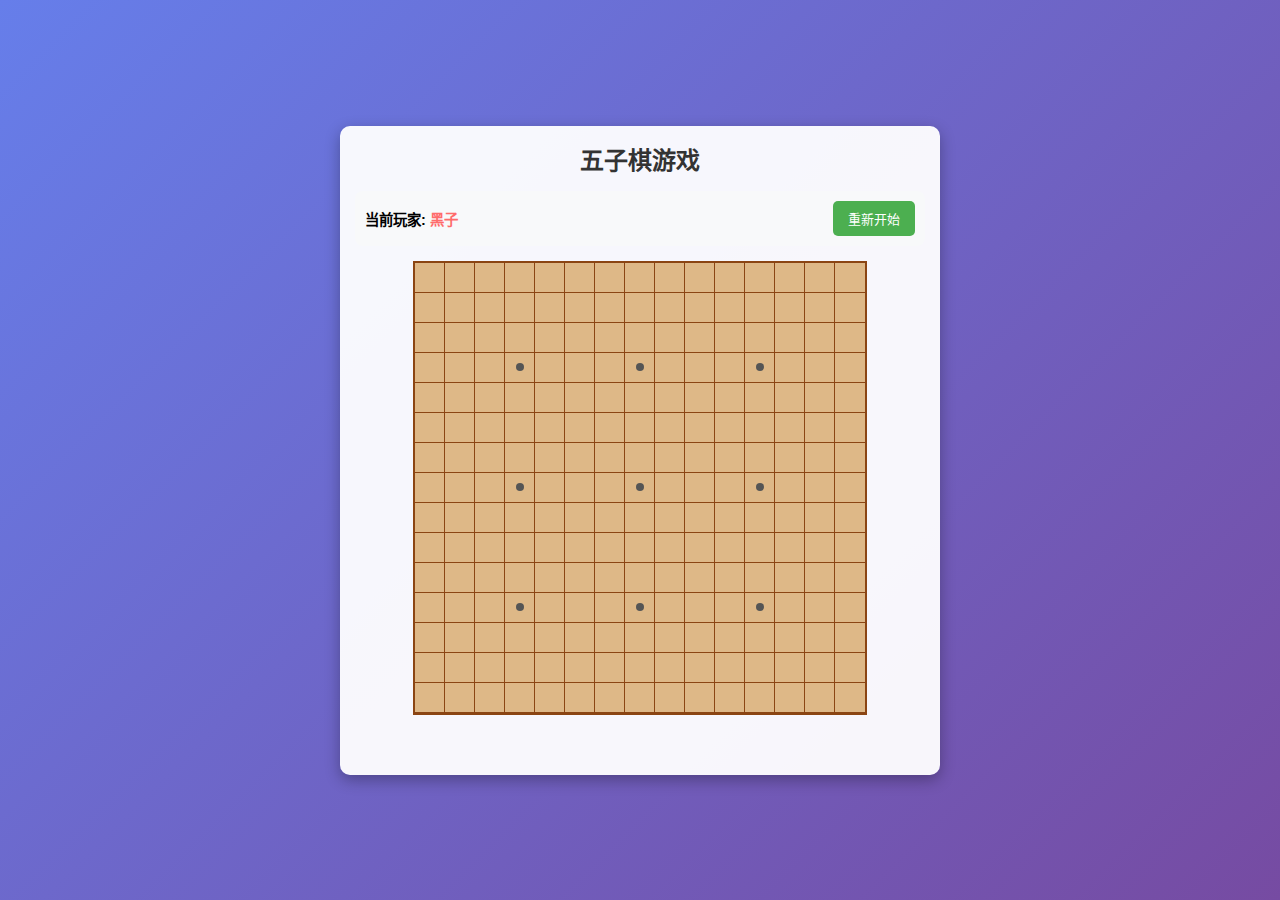
<file: gomoku/gomoku.html>
<!DOCTYPE html>
<html lang="zh-CN">
<head>
    <meta charset="UTF-8">
    <meta name="viewport" content="width=device-width, initial-scale=1.0">
    <title>五子棋游戏</title>
    <style>
        * {
            margin: 0;
            padding: 0;
            box-sizing: border-box;
        }

        body {
            font-family: 'Microsoft YaHei', Arial, sans-serif;
            background: linear-gradient(135deg, #667eea 0%, #764ba2 100%);
            display: flex;
            justify-content: center;
            align-items: center;
            min-height: 100vh;
            padding: 10px;
        }

        .container {
            text-align: center;
            background-color: rgba(255, 255, 255, 0.95);
            padding: 15px;
            border-radius: 10px;
            box-shadow: 0 5px 15px rgba(0, 0, 0, 0.3);
            width: 100%;
            max-width: 600px;
        }

        h1 {
            margin-bottom: 15px;
            color: #333;
            font-size: 1.5em;
        }

        .game-info {
            display: flex;
            justify-content: space-between;
            align-items: center;
            margin-bottom: 15px;
            padding: 10px;
            background-color: #f8f9fa;
            border-radius: 8px;
            font-size: 0.9em;
        }

        .current-player {
            font-size: 1em;
            font-weight: bold;
        }

        #player {
            color: #ff6b6b;
        }

        #restart-btn {
            padding: 8px 15px;
            background-color: #4CAF50;
            color: white;
            border: none;
            border-radius: 5px;
            cursor: pointer;
            font-size: 0.9em;
        }

        #restart-btn:hover {
            background-color: #45a049;
        }

        .game-board {
            display: inline-grid;
            grid-template-columns: repeat(15, 30px);
            grid-template-rows: repeat(15, 30px);
            background-color: #deb887;
            border: 2px solid #8b4513;
            position: relative;
        }

        .cell {
            width: 30px;
            height: 30px;
            border-right: 1px solid #8b4513;
            border-bottom: 1px solid #8b4513;
            position: relative;
            cursor: pointer;
            display: flex;
            justify-content: center;
            align-items: center;
        }

        /* Remove borders for last cells */
        .cell:nth-child(15n) {
            border-right: none;
        }

        .row-last .cell {
            border-bottom: none;
        }

        /* Star points */
        .cell[data-row="3"][data-col="3"]:before,
        .cell[data-row="3"][data-col="11"]:before,
        .cell[data-row="11"][data-col="3"]:before,
        .cell[data-row="11"][data-col="11"]:before,
        .cell[data-row="7"][data-col="7"]:before,
        .cell[data-row="3"][data-col="7"]:before,
        .cell[data-row="7"][data-col="3"]:before,
        .cell[data-row="7"][data-col="11"]:before,
        .cell[data-row="11"][data-col="7"]:before {
            content: '';
            position: absolute;
            width: 8px;
            height: 8px;
            background-color: #555;
            border-radius: 50%;
            top: 50%;
            left: 50%;
            transform: translate(-50%, -50%);
        }

        .stone {
            position: absolute;
            width: 26px;
            height: 26px;
            border-radius: 50%;
            top: 2px;
            left: 2px;
            z-index: 10;
        }

        .black-stone {
            background-color: black;
        }

        .white-stone {
            background-color: white;
        }

        .win-message {
            margin-top: 15px;
            font-size: 1.2em;
            font-weight: bold;
            color: #ff6b6b;
            min-height: 30px;
        }

        /* Mobile responsiveness */
        @media (max-width: 768px) {
            body {
                padding: 5px;
                align-items: flex-start;
                padding-top: 10px;
            }

            .container {
                padding: 10px;
                border-radius: 8px;
                box-shadow: 0 3px 10px rgba(0, 0, 0, 0.2);
            }

            h1 {
                font-size: 1.3em;
                margin-bottom: 10px;
            }

            .game-info {
                margin-bottom: 10px;
                padding: 8px;
                font-size: 0.8em;
            }

            #restart-btn {
                padding: 6px 12px;
                font-size: 0.8em;
            }

            /* Scale down the board for smaller screens */
            .game-board {
                grid-template-columns: repeat(15, minmax(20px, 1fr));
                grid-template-rows: repeat(15, minmax(20px, 1fr));
                max-width: 95vw;
                max-height: 95vw;
            }

            .cell {
                width: 100%;
                height: 100%;
                min-width: 18px;
                min-height: 18px;
            }

            .stone {
                width: 90%;
                height: 90%;
                top: 5%;
                left: 5%;
            }

            .win-message {
                font-size: 1.1em;
                margin-top: 10px;
            }
        }

        @media (max-width: 480px) {
            .container {
                padding: 8px;
            }

            h1 {
                font-size: 1.2em;
            }

            .game-info {
                flex-direction: column;
                gap: 8px;
                font-size: 0.75em;
            }

            #restart-btn {
                padding: 5px 10px;
            }

            .game-board {
                grid-template-columns: repeat(15, minmax(15px, 1fr));
                grid-template-rows: repeat(15, minmax(15px, 1fr));
            }

            .cell {
                min-width: 15px;
                min-height: 15px;
            }

            .stone {
                width: 85%;
                height: 85%;
                top: 7.5%;
                left: 7.5%;
            }

            .win-message {
                font-size: 1em;
            }
        }
    </style>
</head>
<body>
    <div class="container">
        <h1>五子棋游戏</h1>
        <div class="game-info">
            <div class="current-player">当前玩家: <span id="player">黑子</span></div>
            <button id="restart-btn">重新开始</button>
        </div>
        <div class="game-board" id="board"></div>
        <div class="win-message" id="win-message"></div>
    </div>

    <script>
        // Game state variables
        let board = [];
        let currentPlayer = 'black';
        let gameOver = false;
        const BOARD_SIZE = 15;

        // DOM elements
        const boardElement = document.getElementById('board');
        const playerElement = document.getElementById('player');
        const winMessageElement = document.getElementById('win-message');
        const restartBtn = document.getElementById('restart-btn');

        // Initialize the game
        function initGame() {
            // Create empty board
            board = Array(BOARD_SIZE).fill().map(() => Array(BOARD_SIZE).fill(null));
            
            // Clear the board element
            boardElement.innerHTML = '';
            
            // Create cells using CSS Grid
            for (let i = 0; i < BOARD_SIZE; i++) {
                for (let j = 0; j < BOARD_SIZE; j++) {
                    const cell = document.createElement('div');
                    cell.className = 'cell';
                    if (i === BOARD_SIZE - 1) {
                        cell.classList.add('row-last');
                    }
                    cell.dataset.row = i;
                    cell.dataset.col = j;
                    cell.addEventListener('click', () => handleCellClick(i, j));
                    boardElement.appendChild(cell);
                }
            }
            
            // Reset game state
            currentPlayer = 'black';
            gameOver = false;
            playerElement.textContent = '黑子';
            winMessageElement.textContent = '';
        }

        // Handle cell click
        function handleCellClick(row, col) {
            // If game is over or cell is already occupied, do nothing
            if (gameOver || board[row][col] !== null) {
                return;
            }
            
            // Place the stone
            board[row][col] = currentPlayer;
            
            // Update UI
            // Calculate the correct index in the grid (row * BOARD_SIZE + col)
            const index = row * BOARD_SIZE + col;
            const cell = boardElement.children[index];
            const stone = document.createElement('div');
            stone.className = `stone ${currentPlayer}-stone`;
            cell.appendChild(stone);
            
            // Check for win
            if (checkWin(row, col)) {
                gameOver = true;
                const winner = currentPlayer === 'black' ? '黑子' : '白子';
                winMessageElement.textContent = `${winner}获胜！`;
                return;
            }
            
            // Switch player
            currentPlayer = currentPlayer === 'black' ? 'white' : 'black';
            playerElement.textContent = currentPlayer === 'black' ? '黑子' : '白子';
        }

        // Check for win condition
        function checkWin(row, col) {
            const player = board[row][col];
            if (!player) return false;
            
            // Directions: horizontal, vertical, diagonal
            const directions = [
                [0, 1], [1, 0], [1, 1], [1, -1]
            ];
            
            for (const [dx, dy] of directions) {
                let count = 1;
                
                // Check positive direction
                for (let i = 1; i < 5; i++) {
                    const r = row + dx * i;
                    const c = col + dy * i;
                    if (r >= 0 && r < BOARD_SIZE && c >= 0 && c < BOARD_SIZE && board[r][c] === player) {
                        count++;
                    } else {
                        break;
                    }
                }
                
                // Check negative direction
                for (let i = 1; i < 5; i++) {
                    const r = row - dx * i;
                    const c = col - dy * i;
                    if (r >= 0 && r < BOARD_SIZE && c >= 0 && c < BOARD_SIZE && board[r][c] === player) {
                        count++;
                    } else {
                        break;
                    }
                }
                
                if (count >= 5) {
                    return true;
                }
            }
            
            return false;
        }

        // Restart game
        restartBtn.addEventListener('click', initGame);

        // Initialize the game when page loads
        window.addEventListener('load', initGame);
    </script>
</body>
</html>
</file>
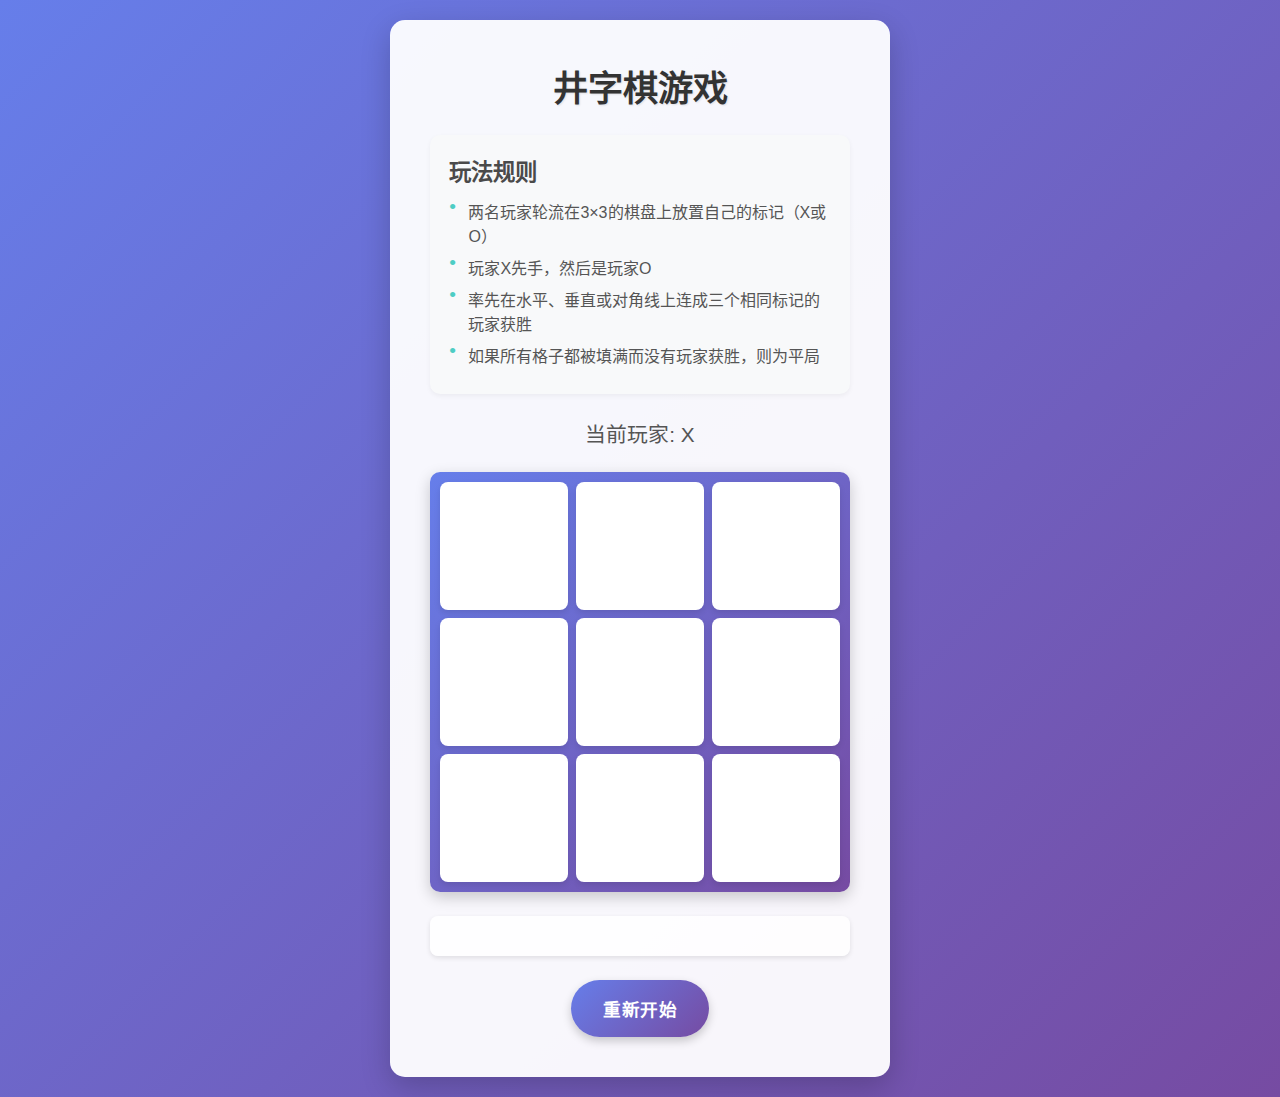
<file: tic-tac-toe/tic-tac-toe.html>
<!DOCTYPE html>
<html lang="zh-CN">
<head>
    <meta charset="UTF-8">
    <meta name="viewport" content="width=device-width, initial-scale=1.0">
    <title>井字棋游戏</title>
    <link rel="stylesheet" href="style.css">
</head>
<body>
    <div class="container">
        <h1>井字棋游戏</h1>
        <div class="rules">
            <h2>玩法规则</h2>
            <ul>
                <li>两名玩家轮流在3×3的棋盘上放置自己的标记（X或O）</li>
                <li>玩家X先手，然后是玩家O</li>
                <li>率先在水平、垂直或对角线上连成三个相同标记的玩家获胜</li>
                <li>如果所有格子都被填满而没有玩家获胜，则为平局</li>
            </ul>
        </div>
        <div class="status">当前玩家: <span id="current-player">X</span></div>
        <div class="board" id="board">
            <div class="cell" data-index="0"></div>
            <div class="cell" data-index="1"></div>
            <div class="cell" data-index="2"></div>
            <div class="cell" data-index="3"></div>
            <div class="cell" data-index="4"></div>
            <div class="cell" data-index="5"></div>
            <div class="cell" data-index="6"></div>
            <div class="cell" data-index="7"></div>
            <div class="cell" data-index="8"></div>
        </div>
        <div class="result" id="result"></div>
        <button id="reset-btn">重新开始</button>
    </div>
    <script src="script.js"></script>
</body>
</html>
</file>
<file: chess/styles.css>
* {
    margin: 0;
    padding: 0;
    box-sizing: border-box;
}

body {
    font-family: 'Segoe UI', Tahoma, Geneva, Verdana, sans-serif;
    background: linear-gradient(135deg, #667eea 0%, #764ba2 100%);
    min-height: 100vh;
    color: #333;
}

.container {
    max-width: 1200px;
    margin: 0 auto;
    padding: 20px;
}

.nav-bar {
    width: 100%;
    text-align: left;
    margin-bottom: 15px;
}

.back-button {
    display: inline-flex;
    align-items: center;
    padding: 8px 16px;
    background: linear-gradient(135deg, #667eea 0%, #764ba2 100%);
    color: white;
    text-decoration: none;
    border-radius: 20px;
    font-size: 0.9em;
    font-weight: 500;
    transition: all 0.3s ease;
    box-shadow: 0 2px 5px rgba(0, 0, 0, 0.2);
}

.back-button:hover {
    transform: translateY(-2px);
    box-shadow: 0 4px 10px rgba(0, 0, 0, 0.3);
    background: linear-gradient(135deg, #5a6fd8 0%, #6a4190 100%);
}

.arrow-left {
    display: inline-block;
    width: 8px;
    height: 8px;
    border-top: 2px solid white;
    border-left: 2px solid white;
    transform: rotate(-45deg);
    margin-right: 8px;
}

header {
    background: rgba(255, 255, 255, 0.95);
    border-radius: 15px;
    padding: 20px;
    margin-bottom: 20px;
    box-shadow: 0 8px 32px rgba(0, 0, 0, 0.1);
    backdrop-filter: blur(10px);
}

h1 {
    text-align: center;
    color: #2c3e50;
    margin-bottom: 15px;
    font-size: 2.5rem;
    text-shadow: 2px 2px 4px rgba(0, 0, 0, 0.1);
}

.game-info {
    display: flex;
    justify-content: space-between;
    align-items: center;
    flex-wrap: wrap;
    gap: 15px;
}

.player-info, .game-status {
    font-size: 1.2rem;
    font-weight: 600;
}

#current-player {
    padding: 5px 15px;
    border-radius: 20px;
    background: #3498db;
    color: white;
    margin-left: 10px;
}

.check-indicator {
    margin-left: 15px;
    padding: 5px 12px;
    border-radius: 15px;
    font-weight: bold;
    font-size: 1rem;
    animation: pulse 1.5s infinite;
    display: inline-flex;
    align-items: center;
    gap: 5px;
}

.check-indicator.check-white {
    background: #ff6b6b;
    color: white;
    border: 2px solid #ff4757;
    box-shadow: 0 0 10px rgba(255, 107, 107, 0.5);
}

.check-indicator.check-black {
    background: #2d3436;
    color: white;
    border: 2px solid #636e72;
    box-shadow: 0 0 10px rgba(45, 52, 54, 0.5);
}

@keyframes pulse {
    0% {
        transform: scale(1);
        box-shadow: 0 0 10px rgba(255, 107, 107, 0.5);
    }
    50% {
        transform: scale(1.05);
        box-shadow: 0 0 15px rgba(255, 107, 107, 0.8);
    }
    100% {
        transform: scale(1);
        box-shadow: 0 0 10px rgba(255, 107, 107, 0.5);
    }
}

/* ????????? */
.check-indicator.check-black {
    animation-name: pulse-black;
}

@keyframes pulse-black {
    0% {
        transform: scale(1);
        box-shadow: 0 0 10px rgba(45, 52, 54, 0.5);
    }
    50% {
        transform: scale(1.05);
        box-shadow: 0 0 15px rgba(45, 52, 54, 0.8);
    }
    100% {
        transform: scale(1);
        box-shadow: 0 0 10px rgba(45, 52, 54, 0.5);
    }
}

#new-game {
    background: #27ae60;
    color: white;
    border: none;
    padding: 10px 20px;
    border-radius: 8px;
    cursor: pointer;
    font-size: 1rem;
    transition: all 0.3s ease;
}

#new-game:hover {
    background: #219a52;
    transform: translateY(-2px);
}

.mobile-controls {
    display: flex;
    gap: 10px;
    flex-wrap: wrap;
    justify-content: center;
}

.mobile-only {
    display: none;
}

#clear-selection {
    background: #e74c3c;
    color: white;
}

#clear-selection:hover {
    background: #c0392b;
}

#toggle-rules {
    background: #f39c12;
    color: white;
}

#toggle-rules:hover {
    background: #d35400;
}

.chess-container {
    display: grid;
    grid-template-columns: 1fr 300px;
    gap: 20px;
    align-items: start;
}

.chessboard-wrapper {
    position: relative;
}

.mobile-controls-top {
    text-align: center;
    margin-bottom: 15px;
}

.mobile-rules-toggle {
    margin-bottom: 10px;
}

#toggle-rules-mobile {
    background: #9b59b6;
    color: white;
    border: none;
    padding: 8px 16px;
    border-radius: 8px;
    cursor: pointer;
    font-size: 0.9rem;
    transition: all 0.3s ease;
}

#toggle-rules-mobile:hover {
    background: #8e44ad;
    transform: translateY(-2px);
}

.chessboard {
    background: #f0d9b5;
    border: 15px solid #8b4513;
    border-radius: 10px;
    box-shadow: 0 20px 40px rgba(0, 0, 0, 0.3);
    aspect-ratio: 1;
    display: grid;
    grid-template-columns: repeat(8, 1fr);
    grid-template-rows: repeat(8, 1fr);
    position: relative;
}

.square {
    display: flex;
    align-items: center;
    justify-content: center;
    font-size: 3.5rem;
    cursor: pointer;
    transition: all 0.2s ease;
    position: relative;
    font-weight: bold;
}

.square.light {
    background: #f0d9b5;
}

.square.dark {
    background: #b58863;
}

.square.selected {
    background: #a7c7e7 !important;
    box-shadow: inset 0 0 0 3px #3498db;
}

.square.valid-move {
    position: relative;
}

.square.valid-move::before {
    content: '';
    position: absolute;
    width: 60%;
    height: 60%;
    border-radius: 50%;
    background: rgba(144, 238, 144, 0.4);
    z-index: 1;
}

.square.valid-capture {
    background: #ffb6c1 !important;
}

.square:hover {
    transform: scale(1.05);
    z-index: 10;
}

.coordinate {
    position: absolute;
    font-size: 0.8rem;
    color: rgba(0, 0, 0, 0.5);
    pointer-events: none;
}

.coordinate.file {
    bottom: 2px;
    right: 4px;
}

.coordinate.rank {
    top: 2px;
    left: 4px;
}

.piece {
    width: 90%;
    height: 90%;
    display: flex;
    align-items: center;
    justify-content: center;
    font-size: 3.2rem;
    font-weight: bold;
    text-shadow: 2px 2px 4px rgba(0, 0, 0, 0.3);
    transition: all 0.3s ease;
    filter: drop-shadow(2px 2px 4px rgba(0, 0, 0, 0.3));
}

.piece.dragging {
    transform: scale(1.1);
    z-index: 100;
}

.game-controls {
    background: rgba(255, 255, 255, 0.95);
    border-radius: 15px;
    padding: 8px;
    box-shadow: 0 8px 32px rgba(0, 0, 0, 0.1);
    backdrop-filter: blur(10px);
}

/* 选项卡样式 */
.tabs {
    display: flex;
    border-bottom: 2px solid #e0e0e0;
    margin-bottom: 20px;
    background: #f8f9fa;
    border-radius: 8px 8px 0 0;
}

.tab-button {
    flex: 1;
    padding: 12px 16px;
    border: none;
    background: transparent;
    cursor: pointer;
    font-size: 1rem;
    font-weight: 500;
    color: #6c757d;
    transition: all 0.3s ease;
    border-bottom: 3px solid transparent;
}

.tab-button:hover {
    background: rgba(52, 152, 219, 0.1);
    color: #3498db;
}

.tab-button.active {
    color: #3498db;
    border-bottom-color: #3498db;
    background: rgba(52, 152, 219, 0.1);
}

.tab-content {
    display: none;
    animation: fadeIn 0.3s ease;
}

.tab-content.active {
    display: block;
}

@keyframes fadeIn {
    from { opacity: 0; transform: translateY(10px); }
    to { opacity: 1; transform: translateY(0); }
}

.game-status-section {
    margin-bottom: 0;
}

.rules-section, .captured-pieces, .move-history {
    margin-bottom: 20px;
}

.status-info {
    display: flex;
    flex-direction: column;
    gap: 20px;
}

.rules-section h3 {
    color: #2c3e50;
    margin-bottom: 25px;
    text-align: center;
    font-size: 1.6rem;
    border-bottom: 3px solid #3498db;
    padding-bottom: 12px;
    font-weight: 700;
    background: linear-gradient(135deg, #667eea 0%, #764ba2 100%);
    -webkit-background-clip: text;
    -webkit-text-fill-color: transparent;
    background-clip: text;
}

@media (min-width: 1024px) {
    .rules-section h3 {
        font-size: 1.8rem;
        margin-bottom: 30px;
    }
}

.captured-pieces h3, .move-history h3 {
    color: #2c3e50;
    margin-bottom: 10px;
    border-bottom: 2px solid #3498db;
    padding-bottom: 5px;
}

.rules-content {
    background: #f8f9fa;
    border-radius: 12px;
    padding: 25px;
    margin-top: 15px;
    box-shadow: 0 4px 20px rgba(0, 0, 0, 0.08);
}

@media (min-width: 1024px) {
    .rules-content {
        padding: 4px;
        margin-top: 20px;
    }
}

.rules-content h4 {
    color: #2c3e50;
    margin: 30px 0 20px 0;
    font-size: 1.3rem;
    border-left: 5px solid #3498db;
    padding-left: 15px;
    font-weight: 600;
}

@media (min-width: 1024px) {
    .rules-content h4 {
        margin: 35px 0 25px 0;
        font-size: 1.4rem;
    }
}

.rules-content h5 {
    color: #2c3e50;
    margin: 15px 0 10px 0;
    font-size: 1.1rem;
}

.rules-content h4:first-child {
    margin-top: 0;
}

.rule-item {
    display: flex;
    align-items: center;
    margin-bottom: 8px;
    padding: 8px;
    background: #ffffff;
    border-radius: 6px;
    border-left: 4px solid #3498db;
}

.piece-icon {
    font-size: 1.8rem;
    margin-right: 12px;
    font-weight: bold;
    min-width: 30px;
    text-align: center;
}

/* 规则网格布局 */
.rules-grid {
    display: grid;
    grid-template-columns: 1fr 1fr;
    gap: 25px;
    margin-bottom: 25px;
}

/* PC端优化：更大的网格间距和卡片尺寸 */
@media (min-width: 1024px) {
    .rules-grid {
        gap: 6px;
        margin-bottom: 30px;
    }
    
    .rule-card {
        padding: 20px;
        margin-bottom: 20px;
        border-radius: 12px;
    }
    
    .piece-header .piece-icon {
        font-size: 2.2rem;
        margin-right: 12px;
    }
    
    .piece-header strong {
        font-size: 1.2rem;
    }
    
    .rule-details li {
        font-size: 1rem;
        line-height: 1.5;
    }
}

/* 规则卡片样式 */
.rule-card {
    background: white;
    border-radius: 10px;
    padding: 6px;
    margin-bottom: 18px;
    box-shadow: 0 3px 12px rgba(0, 0, 0, 0.1);
    border-left: 4px solid #3498db;
    transition: all 0.3s ease;
    border: 1px solid rgba(52, 152, 219, 0.1);
}

.rule-card:hover {
    transform: translateY(-3px);
    box-shadow: 0 8px 25px rgba(0, 0, 0, 0.15);
    border-color: rgba(52, 152, 219, 0.3);
}

.piece-header {
    display: flex;
    align-items: center;
    margin-bottom: 10px;
    border-bottom: 1px solid #e9ecef;
    padding-bottom: 8px;
}

.piece-header .piece-icon {
    font-size: 2rem;
    margin-right: 10px;
}

.piece-header strong {
    font-size: 1.1rem;
    color: #2c3e50;
    font-weight: 600;
}

@media (min-width: 1024px) {
    .piece-header strong {
        font-size: 1.15rem;
    }
}

.rule-details {
    margin: 0;
    padding-left: 20px;
}

.rule-details li {
    margin-bottom: 5px;
    color: #495057;
    line-height: 1.4;
}

/* 游戏玩法布局 */
.gameplay-info {
    display: grid;
    grid-template-columns: 1fr 1fr;
    gap: 25px;
    margin-bottom: 25px;
}

@media (min-width: 1024px) {
    .gameplay-info {
        gap: 6px;
        margin-bottom: 30px;
    }
    
    .info-card {
        padding: 20px;
        border-radius: 12px;
    }
    
    .info-card h5 {
        font-size: 1.2rem;
        margin-bottom: 12px;
    }
}

.info-card {
    background: white;
    border-radius: 10px;
    padding: 6px;
    box-shadow: 0 3px 12px rgba(0, 0, 0, 0.1);
    border-left: 4px solid #27ae60;
    transition: all 0.3s ease;
    border: 1px solid rgba(39, 174, 96, 0.1);
}

.info-card:hover {
    transform: translateY(-2px);
    box-shadow: 0 6px 20px rgba(0, 0, 0, 0.12);
    border-color: rgba(39, 174, 96, 0.3);
}

.info-card h5 {
    color: #27ae60;
    margin-top: 0;
    border-bottom: 1px solid #e9ecef;
    padding-bottom: 8px;
}

.info-card ol,
.info-card ul {
    margin: 0;
    padding-left: 20px;
}

.info-card li {
    margin-bottom: 5px;
    color: #495057;
    line-height: 1.4;
}

/* 特殊规则样式 */
.special-rules {
    display: grid;
    grid-template-columns: 1fr 1fr;
    gap: 6px;
}

@media (min-width: 1024px) {
    .special-rules {
        gap: 6px;
    }
    
    .special-rule {
        padding: 16px;
        border-radius: 10px;
    }
    
    .special-rule h5 {
        font-size: 1.1rem;
        margin-bottom: 10px;
    }
    
    .special-rule p {
        font-size: 0.95rem;
        line-height: 1.5;
    }
}

.special-rule {
    background: white;
    border-radius: 8px;
    padding: 6px;
    border-left: 4px solid #f39c12;
    transition: all 0.3s ease;
    border: 1px solid rgba(243, 156, 18, 0.1);
}

.special-rule:hover {
    transform: translateY(-1px);
    box-shadow: 0 4px 15px rgba(0, 0, 0, 0.1);
    border-color: rgba(243, 156, 18, 0.3);
}

.special-rule h5 {
    color: #f39c12;
    margin: 0 0 8px 0;
    font-size: 1rem;
}

.special-rule p {
    margin: 0;
    color: #6c757d;
    font-size: 0.9rem;
    line-height: 1.4;
}

.gameplay-steps {
    margin-left: 20px;
    margin-bottom: 15px;
}

.gameplay-steps li {
    margin-bottom: 5px;
    line-height: 1.4;
}

.rules-content p {
    margin: 0;
    padding: 10px;
    background: #e8f4fd;
    border-radius: 6px;
    border-left: 4px solid #2980b9;
}

.white-captured, .black-captured {
    display: flex;
    flex-wrap: wrap;
    gap: 5px;
    margin-bottom: 10px;
    min-height: 40px;
    padding: 10px;
    border-radius: 5px;
}

.white-captured {
    background: #f8f9fa;
    border: 1px solid #dee2e6;
}

.black-captured {
    background: #343a40;
    border: 1px solid #495057;
}

.captured-piece {
    font-size: 1.5rem;
    margin: 2px;
}

.captured-pieces h4, .move-history h4 {
    color: #2c3e50;
    margin-bottom: 10px;
    border-bottom: 1px solid #dee2e6;
    padding-bottom: 5px;
    font-size: 1.1rem;
}

#move-history {
    max-height: 300px;
    overflow-y: auto;
    background: #f8f9fa;
    border-radius: 5px;
    padding: 10px;
}

.move-record {
    display: flex;
    justify-content: space-between;
    padding: 5px 0;
    border-bottom: 1px solid #dee2e6;
}

.move-number {
    font-weight: bold;
    color: #6c757d;
}

/* ????? */
@media (max-width: 768px) {
    .container {
        padding: 10px;
    }
    
    .chess-container {
        grid-template-columns: 1fr;
        gap: 15px;
    }
    
    header {
        padding: 15px;
        margin-bottom: 15px;
    }
    
    h1 {
        font-size: 1.8rem;
        margin-bottom: 10px;
    }
    
    .game-info {
        flex-direction: column;
        text-align: center;
        gap: 10px;
    }
    
    .player-info, .game-status {
        font-size: 1.1rem;
    }
    
    #current-player {
        margin-left: 8px;
        padding: 4px 12px;
    }
    
    .check-indicator {
        margin-left: 8px;
        padding: 4px 10px;
        font-size: 0.9rem;
    }
    
    .mobile-only {
        display: inline-block;
    }
    
    .mobile-controls {
        flex-direction: row;
        justify-content: space-around;
        gap: 8px;
    }
    
    #new-game, #clear-selection, #toggle-rules {
        flex: 1;
        min-width: 80px;
        padding: 8px 12px;
        font-size: 0.85rem;
    }
    
    #new-game {
        padding: 8px 16px;
        font-size: 0.9rem;
    }
    
    .chessboard {
        border-width: 10px;
        aspect-ratio: 1;
    }
    
    .square {
        font-size: 2.8rem;
        touch-action: manipulation;
        -webkit-tap-highlight-color: transparent;
        user-select: none;
    }
    
    .piece {
        font-size: 2.6rem;
        width: 85%;
        height: 85%;
    }
    
    .square:hover {
        transform: none; /* ?????hover?? */
    }
    
    .game-controls {
        padding: 15px;
        order: 3; /* ????????? */
    }
    
    .chessboard-wrapper {
        order: 2; /* ??????? */
    }
    
    .mobile-controls-top {
        order: 1; /* ??????????? */
    }
    
    .rules-section, .captured-pieces, .move-history {
        margin-bottom: 15px;
    }
    
    .rules-content {
        padding: 12px;
        font-size: 0.9rem;
    }
    
    .rule-item {
        padding: 6px;
        margin-bottom: 6px;
    }
    
    .piece-icon {
        font-size: 1.6rem;
        margin-right: 8px;
        min-width: 25px;
    }
    
    .gameplay-steps {
        margin-left: 15px;
        font-size: 0.9rem;
    }
    
    .captured-piece {
        font-size: 1.3rem;
    }
    
    #move-history {
        max-height: 200px;
        font-size: 0.9rem;
    }
}

@media (max-width: 480px) {
    h1 {
        font-size: 1.6rem;
    }
    
    .square {
        font-size: 2.2rem;
    }
    
    .piece {
        font-size: 2rem;
    }
    
    .chessboard {
        border-width: 8px;
    }
    
    .game-info {
        gap: 8px;
    }
    
    .player-info, .game-status {
        font-size: 1rem;
    }
    
    .coordinate {
        font-size: 0.7rem;
    }
    
    .rules-content h4 {
        font-size: 1rem;
    }
    
    .piece-icon {
        font-size: 1.4rem;
    }
}

@media (max-width: 360px) {
    .square {
        font-size: 1.8rem;
    }
    
    .piece {
        font-size: 1.6rem;
    }
    
    h1 {
        font-size: 1.4rem;
    }
}

/* ??????? */
@media (hover: none) and (pointer: coarse) {
    .square {
        cursor: default;
    }
    
    .square:active {
        background: #a7c7e7 !important;
        transform: scale(0.95);
        transition: transform 0.1s ease;
    }
    
    #new-game:active {
        transform: scale(0.95);
    }
}

/* ????????? */
* {
    -webkit-touch-callout: none;
    -webkit-user-select: none;
    -khtml-user-select: none;
    -moz-user-select: none;
    -ms-user-select: none;
    user-select: none;
}

/* ??????? */
html {
    -webkit-overflow-scrolling: touch;
}

#move-history {
    -webkit-overflow-scrolling: touch;
}

/* 兵晋升样式 */
.promotion-modal {
    position: fixed;
    top: 0;
    left: 0;
    width: 100%;
    height: 100%;
    z-index: 1000;
    display: flex;
    align-items: center;
    justify-content: center;
}

.promotion-overlay {
    position: absolute;
    top: 0;
    left: 0;
    width: 100%;
    height: 100%;
    background: rgba(0, 0, 0, 0.7);
    backdrop-filter: blur(5px);
}

.promotion-dialog {
    position: relative;
    background: white;
    border-radius: 15px;
    padding: 25px;
    max-width: 400px;
    width: 90%;
    box-shadow: 0 20px 40px rgba(0, 0, 0, 0.3);
    z-index: 1001;
}

.promotion-dialog h3 {
    color: #2c3e50;
    margin-bottom: 10px;
    text-align: center;
    font-size: 1.4rem;
}

.promotion-dialog p {
    color: #666;
    margin-bottom: 20px;
    text-align: center;
    line-height: 1.5;
}

.promotion-options {
    display: grid;
    grid-template-columns: 1fr 1fr;
    gap: 10px;
}

.promotion-option {
    display: flex;
    flex-direction: column;
    align-items: center;
    padding: 15px;
    border: 2px solid #e0e0e0;
    border-radius: 10px;
    background: #f8f9fa;
    cursor: pointer;
    transition: all 0.3s ease;
    font-size: 14px;
    font-weight: 500;
    color: #2c3e50;
}

.promotion-option:hover {
    border-color: #3498db;
    background: #e3f2fd;
    transform: translateY(-2px);
    box-shadow: 0 5px 15px rgba(52, 152, 219, 0.3);
}

.promotion-option:active {
    transform: translateY(0);
    box-shadow: 0 2px 5px rgba(52, 152, 219, 0.3);
}

.promotion-option .piece-icon {
    font-size: 2.5rem;
    margin-bottom: 8px;
    font-weight: bold;
    filter: drop-shadow(2px 2px 4px rgba(0, 0, 0, 0.3));
}

/* 移动端适配 */
@media (max-width: 480px) {
    .promotion-options {
        grid-template-columns: 1fr;
        gap: 8px;
    }
    
    .promotion-option {
        flex-direction: row;
        justify-content: flex-start;
        gap: 15px;
        padding: 12px;
    }
    
    .promotion-option .piece-icon {
        font-size: 2rem;
        margin-bottom: 0;
    }
    
    .promotion-dialog {
        padding: 20px;
        margin: 20px;
    }
    
    .promotion-dialog h3 {
        font-size: 1.2rem;
    }
}

@media (max-width: 360px) {
    .promotion-option {
        padding: 10px;
        gap: 10px;
    }
    
    .promotion-option .piece-icon {
        font-size: 1.8rem;
    }
    
    .promotion-dialog {
        padding: 15px;
        margin: 15px;
    }
}

/* 烟花效果样式 */
#fireworks-container {
    position: fixed;
    top: 0;
    left: 0;
    width: 100%;
    height: 100%;
    pointer-events: none;
    z-index: 1999;
}

.firework {
    position: absolute;
    width: 4px;
    height: 4px;
    border-radius: 50%;
}

.firework-particle {
    position: absolute;
    width: 2px;
    height: 2px;
    background-color: currentColor;
    animation: fireworkParticle 1s linear forwards;
}

@keyframes fireworkParticle {
    0% {
        transform: translate(0, 0);
        opacity: 1;
    }
    100% {
        transform: translate(var(--endX, 0), var(--endY, 0));
        opacity: 0;
    }
}

/* 胜利提示样式 */
.victory-overlay {
    position: fixed;
    top: 0;
    left: 0;
    width: 100%;
    height: 100%;
    background: rgba(0, 0, 0, 0.7);
    display: flex;
    align-items: center;
    justify-content: center;
    z-index: 2000;
    backdrop-filter: blur(5px);
}

.victory-content {
    background: white;
    border-radius: 20px;
    padding: 40px;
    text-align: center;
    box-shadow: 0 20px 40px rgba(0, 0, 0, 0.3);
    max-width: 90%;
    width: 400px;
    animation: victoryAppear 0.5s ease-out;
    position: relative;
    z-index: 2001;
}

@keyframes victoryAppear {
    from {
        opacity: 0;
        transform: scale(0.8) translateY(20px);
    }
    to {
        opacity: 1;
        transform: scale(1) translateY(0);
    }
}

.victory-content h2 {
    color: #2c3e50;
    font-size: 3rem;  /* 增大字体 */
    font-style: italic;  /* 意大利斜体 */
    margin-bottom: 30px;
    text-shadow: 2px 2px 4px rgba(0, 0, 0, 0.1);
}

#new-game-result {
    background: #27ae60;
    color: white;
    border: none;
    padding: 15px 30px;
    border-radius: 10px;
    cursor: pointer;
    font-size: 1.2rem;
    font-weight: 600;
    transition: all 0.3s ease;
    box-shadow: 0 5px 15px rgba(39, 174, 96, 0.4);
    position: relative;
    z-index: 2001;
}

#new-game-result:hover {
    background: #219a52;
    transform: translateY(-3px);
    box-shadow: 0 8px 20px rgba(39, 174, 96, 0.6);
}

#new-game-result:active {
    transform: translateY(-1px);
    box-shadow: 0 3px 10px rgba(39, 174, 96, 0.4);
}

/* 移动端适配 */
@media (max-width: 480px) {
    .victory-content {
        padding: 30px 20px;
        width: 90%;
    }
    
    .victory-content h2 {
        font-size: 2.5rem;  /* 移动端适当减小字体 */
        font-style: italic;  /* 意大利斜体 */
        margin-bottom: 25px;
    }
    
    #new-game-result {
        padding: 12px 25px;
        font-size: 1.1rem;
    }
}

@media (max-width: 360px) {
    .victory-content {
        padding: 25px 15px;
    }
    
    .victory-content h2 {
        font-size: 2.2rem;  /* 小屏幕设备进一步减小字体 */
        font-style: italic;  /* 意大利斜体 */
        margin-bottom: 20px;
    }
    
    #new-game-result {
        padding: 10px 20px;
        font-size: 1rem;
    }
}
</file>
<file: go/style.css>
* {
    margin: 0;
    padding: 0;
    box-sizing: border-box;
}

body {
    font-family: Arial, "Microsoft YaHei", sans-serif;
    margin: 0;
    padding: 0;  /* 完全消除边距 */
    background-color: #f0e6d2;
    min-height: 100vh;
    display: flex;
    justify-content: center;
    align-items: center;
    overflow: hidden;  /* 防止出现滚动条 */
}

.container {
    text-align: center;
    background: white;
    padding: 4px;  /* 进一步减少容器内边距 */
    border-radius: 4px;  /* 进一步减少圆角 */
    box-shadow: 0 1px 2px rgba(0,0,0,0.1);  /* 进一步减少阴影 */
    max-width: 100%;
    max-height: 100vh;  /* 限制容器最大高度 */
    width: auto;
    margin: 0;  /* 完全消除容器外边距 */
    overflow: hidden;  /* 防止内容溢出 */
}

h1 {
    color: #333;
    margin-bottom: 8px;  /* 减少标题下边距 */
    font-size: 1.3em;  /* 减小标题字体 */
}

.game-info {
    display: flex;
    justify-content: space-between;
    flex-wrap: wrap;
    gap: 6px;  /* 减少间隔 */
    margin-bottom: 8px;  /* 减少下边距 */
    padding: 0 4px;  /* 减少内边距 */
}

.current-player {
    font-size: 14px;  /* 减小字体 */
    font-weight: bold;
    flex: 1;
    min-width: 100px;  /* 减小最小宽度 */
    text-align: left;
}

.score {
    display: flex;
    flex-direction: column;
    gap: 3px;  /* 减少间隔 */
    font-size: 12px;  /* 减小字体 */
    flex: 1;
    min-width: 100px;  /* 减小最小宽度 */
    text-align: right;
}

.game-board {
    display: block;
    background-color: #dcb35c;
    border: 2px solid #5d4037;
    border-radius: 5px;
    position: relative;
    margin: 4px auto;
    width: 90vw;
    height: 90vw;
    max-width: 680px;
    max-height: 680px;
    aspect-ratio: 1/1;
    overflow: visible; /* 允许内容溢出 */
}

.board-container {
    position: relative;
    width: 100%;
    height: 100%;
    overflow: hidden; /* 隐藏超出容器的内容 */
    padding: 20px; /* 为边缘棋子留出空间 */
    box-sizing: border-box;
}

.board-grid {
    position: absolute;
    top: 20px;
    left: 20px;
    right: 20px;
    bottom: 20px;
    /* 移除原来的width和height，使用top/right/bottom/left定位 */
}

.intersection {
    position: absolute;
    cursor: pointer;
    z-index: 2;
    transform: translate(-50%, -50%);
    width: 30px;
    height: 30px;
    background-color: transparent;
    border-radius: 50%;
}

.stone {
    position: absolute;
    border-radius: 50%;
    z-index: 3;
    box-shadow: 0 2px 4px rgba(0,0,0,0.3);
    transform: translate(-50%, -50%);
    width: 28px;
    height: 28px;
}

.stone.black {
    background: radial-gradient(circle at 30% 30%, #666, #000);
}

.stone.white {
    background: radial-gradient(circle at 30% 30%, #fff, #ccc);
    border: 1px solid #888;
}

.controls {
    margin: 15px 0;
    display: flex;
    justify-content: center;
    gap: 10px;
    flex-wrap: wrap;
}

button {
    padding: 12px 20px;
    margin: 5px;
    font-size: 16px;
    border: none;
    border-radius: 5px;
    background-color: #5d4037;
    color: white;
    cursor: pointer;
    min-width: 120px;
}

button:hover {
    background-color: #795548;
}

.game-status {
    margin-top: 10px;
    font-size: 16px;
    font-weight: bold;
    color: #d32f2f;
    min-height: 25px;
}

/* 规则说明样式 */
body {
    font-family: 'Segoe UI', Tahoma, Geneva, Verdana, sans-serif;
    background: linear-gradient(135deg, #667eea 0%, #764ba2 100%);
    margin: 0;
    padding: 20px;
    min-height: 100vh;
    display: flex;
    justify-content: center;
    align-items: center;
}

.container {
    max-width: 720px;
    width: 100%;
    background: white;
    border-radius: 15px;
    box-shadow: 0 10px 30px rgba(0, 0, 0, 0.2);
    padding: 25px;
}

.nav-bar {
    width: 100%;
    text-align: left;
    margin-bottom: 15px;
}

.back-button {
    display: inline-flex;
    align-items: center;
    padding: 8px 16px;
    background: linear-gradient(135deg, #667eea 0%, #764ba2 100%);
    color: white;
    text-decoration: none;
    border-radius: 20px;
    font-size: 0.9em;
    font-weight: 500;
    transition: all 0.3s ease;
    box-shadow: 0 2px 5px rgba(0, 0, 0, 0.2);
}

.back-button:hover {
    transform: translateY(-2px);
    box-shadow: 0 4px 10px rgba(0, 0, 0, 0.3);
    background: linear-gradient(135deg, #5a6fd8 0%, #6a4190 100%);
}

.arrow-left {
    display: inline-block;
    width: 8px;
    height: 8px;
    border-top: 2px solid white;
    border-left: 2px solid white;
    transform: rotate(-45deg);
    margin-right: 8px;
}

.header-section {
    display: flex;
    justify-content: space-between;
    align-items: center;
    margin-bottom: 20px;
    flex-wrap: wrap;
    gap: 15px;
}

.rules-toggle {
    padding: 8px 16px;
    font-size: 14px;
    border: 1px solid #5d4037;
    border-radius: 4px;
    background-color: #f5f5f5;
    color: #5d4037;
    cursor: pointer;
    transition: all 0.3s ease;
}

.rules-toggle:hover {
    background-color: #5d4037;
    color: white;
}

.rules-section {
    display: none;
    background: linear-gradient(135deg, #f8f9fa, #e9ecef);
    border: 2px solid #5d4037;
    border-radius: 8px;
    margin-bottom: 15px;
    padding: 0;
    max-height: 80vh;
    overflow-y: auto;
}

.rules-section.active {
    display: block;
}

.rules-content {
    padding: 20px;
}

.rules-content h3 {
    color: #5d4037;
    margin-bottom: 15px;
    text-align: center;
    font-size: 1.3em;
    border-bottom: 2px solid #5d4037;
    padding-bottom: 8px;
}

.rules-grid {
    display: grid;
    grid-template-columns: repeat(auto-fit, minmax(300px, 1fr));
    gap: 15px;
    margin-bottom: 20px;
}

.rule-item {
    background: white;
    padding: 15px;
    border-radius: 6px;
    border-left: 4px solid #5d4037;
    box-shadow: 0 2px 4px rgba(0,0,0,0.1);
    transition: transform 0.2s ease;
}

.rule-item:hover {
    transform: translateY(-2px);
    box-shadow: 0 4px 8px rgba(0,0,0,0.15);
}

.rule-item h4 {
    color: #5d4037;
    margin-bottom: 8px;
    font-size: 1.1em;
    display: flex;
    align-items: center;
    gap: 8px;
}

.rule-item p {
    color: #666;
    line-height: 1.4;
    margin: 0;
    font-size: 0.9em;
}

.rules-footer {
    text-align: center;
    padding-top: 15px;
    border-top: 1px solid #ddd;
}

.rules-footer p {
    margin-bottom: 15px;
    color: #5d4037;
    font-weight: bold;
}

.close-rules {
    padding: 10px 20px;
    font-size: 14px;
    border: 1px solid #5d4037;
    border-radius: 4px;
    background-color: #5d4037;
    color: white;
    cursor: pointer;
    transition: all 0.3s ease;
}

.close-rules:hover {
    background-color: #795548;
    border-color: #795548;
}

.last-move {
    position: absolute;
    width: 8px;
    height: 8px;
    background-color: red;
    border-radius: 50%;
    z-index: 4;
    transform: translate(-50%, -50%);
}

/* 响应式设计 - 大屏幕PC设备 */
@media (min-width: 1200px) {
    .game-board {
        width: 85vw;
        height: 85vw;
        max-width: 680px;
        max-height: 680px;
        margin: 8px auto;
    }
    
    h1 {
        font-size: 1.5em;
        margin-bottom: 12px;
    }
    
    .game-info {
        font-size: 16px;
    }
    
    .container {
        padding: 12px;
    }
    
    .rules-grid {
        grid-template-columns: repeat(3, 1fr);
        gap: 20px;
    }
    
    .rule-item {
        padding: 20px;
    }
    
    .rules-toggle {
        font-size: 16px;
        padding: 10px 20px;
    }
}

/* 响应式设计 - 平板及小屏幕设备 */
@media (max-width: 768px) {
    body {
        padding: 1px;  /* 最小化边距 */
    }
    
    .container {
        padding: 6px;  /* 减少内边距 */
        margin: 1px;   /* 减少外边距 */
    }
    
    h1 {
        font-size: 1.2em;  /* 减小字体 */
        margin-bottom: 6px;  /* 减少下边距 */
    }
    
    .header-section {
        flex-direction: column;
        gap: 8px;
        text-align: center;
    }
    
    .game-info {
        flex-direction: column;
        align-items: center;
        gap: 5px;  /* 减少间隔 */
        padding: 0;  /* 消除内边距 */
    }
    
    .current-player, .score {
        text-align: center;
        min-width: auto;
        width: 100%;
        font-size: 13px;  /* 减小字体 */
    }
    
    .game-board {
        width: 98vw;  /* 增加棋盘宽度比例 */
        height: 98vw;  /* 增加棋盘高度比例 */
        max-width: none;  /* 移除最大宽度限制 */
        max-height: none;  /* 移除最大高度限制 */
        margin: 5px auto;  /* 减少边距 */
    }
    
    button {
        padding: 8px 12px;  /* 减少按钮内边距 */
        font-size: 14px;
        min-width: 80px;  /* 减少最小宽度 */
    }
    
    .rules-grid {
        grid-template-columns: 1fr;  /* 平板设备单列显示 */
        gap: 12px;
    }
    
    .rules-content {
        padding: 15px;
    }
    
    .rules-content h3 {
        font-size: 1.2em;
    }
    
    .rule-item {
        padding: 12px;
    }
    
    .rule-item h4 {
        font-size: 1.0em;
    }
    
    .rule-item p {
        font-size: 0.85em;
    }
}

/* 响应式设计 - 手机设备 */
@media (max-width: 480px) {
    body {
        padding: 0;  /* 完全消除边距 */
    }
    
    .container {
        padding: 4px;  /* 最小内边距 */
        margin: 0;    /* 消除外边距 */
        border-radius: 4px;  /* 减少圆角 */
    }
    
    h1 {
        font-size: 1.1em;  /* 进一步减小字体 */
        margin-bottom: 4px;  /* 减少下边距 */
    }
    
    .game-info {
        gap: 4px;  /* 进一步减少间隔 */
        margin-bottom: 5px;  /* 减少下边距 */
    }
    
    .current-player {
        font-size: 12px;  /* 进一步减小字体 */
    }
    
    .score {
        font-size: 11px;  /* 进一步减小字体 */
    }
    
    .game-board {
        width: 99vw;  /* 最大化棋盘宽度 */
        height: 99vw;  /* 最大化棋盘高度 */
        max-width: none;  /* 移除最大宽度限制 */
        max-height: none;  /* 移除最大高度限制 */
        margin: 4px auto;  /* 减少边距 */
        border-width: 1.5px;  /* 稍微减少边框宽度 */
    }
    
    .intersection {
        width: 15px;
        height: 15px;
    }
    
    .stone {
        width: 14px;
        height: 14px;
    }
    
    .last-move {
        width: 4px;
        height: 4px;
    }
    
    .controls {
        margin: 8px 0;  /* 减少控制区域边距 */
        gap: 6px;  /* 减少按钮间隔 */
    }
    
    button {
        padding: 7px 10px;  /* 减少按钮内边距 */
        font-size: 13px;    /* 减小字体 */
        min-width: 70px;    /* 减少最小宽度 */
        margin: 3px;        /* 减少按钮边距 */
    }
    
    .game-status {
        margin-top: 6px;   /* 减少状态区域边距 */
        font-size: 14px;   /* 减小字体 */
    }
}

/* 超小屏幕设备 */
@media (max-width: 360px) {
    .game-board {
        width: 99.5vw;  /* 极大化棋盘宽度 */
        height: 99.5vw;  /* 极大化棋盘高度 */
        max-width: none;  /* 移除最大宽度限制 */
        max-height: none;  /* 移除最大高度限制 */
        margin: 3px auto;  /* 最小边距 */
    }
    
    .intersection {
        width: 13px;
        height: 13px;
    }
    
    .stone {
        width: 12px;
        height: 12px;
    }
    
    .last-move {
        width: 3px;
        height: 3px;
    }
    
    h1 {
        font-size: 1.0em;  /* 进一步减小标题 */
        margin-bottom: 3px;  /* 减少下边距 */
    }
    
    .current-player, .score {
        font-size: 11px;  /* 进一步减小字体 */
    }
    
    button {
        padding: 6px 8px;  /* 进一步减少按钮内边距 */
        font-size: 12px;   /* 进一步减小字体 */
        min-width: 60px;   /* 进一步减少最小宽度 */
    }
    
    .game-status {
        font-size: 13px;   /* 减小字体 */
        margin-top: 4px;   /* 减少上边距 */
    }
}
</file>
<file: maze/style.css>
* {
    margin: 0;
    padding: 0;
    box-sizing: border-box;
}

body {
    font-family: 'Segoe UI', Tahoma, Geneva, Verdana, sans-serif;
    background: linear-gradient(135deg, #667eea 0%, #764ba2 100%);
    min-height: 100vh;
    display: flex;
    justify-content: center;
    align-items: center;
    padding: 20px;
}

.container {
    max-width: 800px;
    width: 100%;
    background: white;
    border-radius: 15px;
    box-shadow: 0 10px 30px rgba(0, 0, 0, 0.2);
    padding: 25px;
}

.nav-bar {
    width: 100%;
    text-align: left;
    margin-bottom: 15px;
}

.back-button {
    display: inline-flex;
    align-items: center;
    padding: 8px 16px;
    background: linear-gradient(135deg, #667eea 0%, #764ba2 100%);
    color: white;
    text-decoration: none;
    border-radius: 20px;
    font-size: 0.9em;
    font-weight: 500;
    transition: all 0.3s ease;
    box-shadow: 0 2px 5px rgba(0, 0, 0, 0.2);
}

.back-button:hover {
    transform: translateY(-2px);
    box-shadow: 0 4px 10px rgba(0, 0, 0, 0.3);
    background: linear-gradient(135deg, #5a6fd8 0%, #6a4190 100%);
}

.arrow-left {
    display: inline-block;
    width: 8px;
    height: 8px;
    border-top: 2px solid white;
    border-left: 2px solid white;
    transform: rotate(-45deg);
    margin-right: 8px;
}

header {
    text-align: center;
    margin-bottom: 20px;
}

h1 {
    color: #333;
    margin-bottom: 15px;
    font-size: 2rem;
}

.game-info {
    display: flex;
    justify-content: space-around;
    background: #f8f9fa;
    padding: 10px;
    border-radius: 8px;
    margin-bottom: 20px;
}

.level, .moves, .timer {
    font-weight: bold;
    color: #5d4037;
}

.game-container {
    display: flex;
    flex-direction: column;
    align-items: center;
}

.maze-container {
    position: relative;
    border-radius: 5px;
    margin-bottom: 20px;
    overflow: hidden;
    max-width: 100%;
    max-height: 60vh;
    box-shadow: 0 4px 8px rgba(0, 0, 0, 0.1);
}

.maze {
    display: grid;
    grid-template-columns: repeat(15, 22px);
    grid-template-rows: repeat(15, 22px);
    transition: all 0.3s ease;
}

.cell {
    width: 22px;
    height: 22px;
    display: flex;
    align-items: center;
    justify-content: center;
    font-size: 12px;
    font-weight: bold;
    transition: all 0.2s ease;
}

.wall {
    background-color: #34495e; /* 使用更深的蓝灰色 */
}

.path {
    background-color: #ffffff; /* 使用纯白色路径 */
}

.visited {
    background-color: #f5f5f5; /* 使用浅灰色表示访问路径 */
    position: relative;
}

.visited::after {
    content: "";
    position: absolute;
    top: 50%;
    left: 50%;
    width: 8px;
    height: 8px;
    background-color: #3498db;
    border-radius: 50%;
    transform: translate(-50%, -50%);
    animation: none;
}

.special-obstacle {
    position: relative;
    display: flex;
    align-items: center;
    justify-content: center;
    filter: drop-shadow(0 0 2px rgba(0, 0, 0, 0.5));
}

.obstacle-icon {
    font-size: 16px;
    position: absolute;
    top: 50%;
    left: 50%;
    transform: translate(-50%, -50%);
    z-index: 5;
    text-shadow: 1px 1px 2px rgba(0, 0, 0, 0.5);
    animation: pulse 2s infinite;
}

.player {
    position: absolute;
    width: 18px;
    height: 18px;
    z-index: 10;
    transition: all 0.15s ease;
    display: flex;
    align-items: center;
    justify-content: center;
    filter: drop-shadow(0 0 2px rgba(0, 0, 0, 0.5)); /* 添加阴影使图标更清晰 */
}

.player-icon {
    font-size: 18px;
    position: absolute;
    top: 50%;
    left: 50%;
    transform: translate(-50%, -50%);
    z-index: 10;
    text-shadow: 1px 1px 2px rgba(0, 0, 0, 0.5); /* 添加文字阴影 */
}

.goal {
    position: absolute;
    width: 18px;
    height: 18px;
    z-index: 5;
    filter: drop-shadow(0 0 2px rgba(0, 0, 0, 0.5)); /* 添加阴影使图标更清晰 */
}

.goal-icon {
    font-size: 18px;
    position: absolute;
    top: 50%;
    left: 50%;
    transform: translate(-50%, -50%);
    z-index: 5;
    text-shadow: 1px 1px 2px rgba(0, 0, 0, 0.5); /* 添加文字阴影 */
}

@keyframes pulse {
    0% { opacity: 0.5; }
    50% { opacity: 1; }
    100% { opacity: 0.5; }
}

@keyframes glow {
    0% { box-shadow: 0 2px 8px rgba(40, 167, 69, 0.5); }
    100% { box-shadow: 0 2px 15px rgba(40, 167, 69, 0.8), 0 0 20px rgba(40, 167, 69, 0.6); }
}

.controls {
    display: flex;
    gap: 15px;
    margin-bottom: 20px;
}

button {
    padding: 10px 20px;
    font-size: 16px;
    border: none;
    border-radius: 5px;
    background-color: #5d4037;
    color: white;
    cursor: pointer;
    transition: all 0.3s ease;
}

button:hover {
    background-color: #795548;
    transform: translateY(-2px);
}

.instructions {
    background: #f8f9fa;
    padding: 15px;
    border-radius: 8px;
    width: 100%;
}

.instructions h3 {
    color: #5d4037;
    margin-bottom: 10px;
    text-align: center;
}

.instructions ul {
    list-style-type: none;
    padding-left: 0;
}

.instructions li {
    margin-bottom: 5px;
    padding-left: 20px;
    position: relative;
    color: #495057;
}

.instructions li:before {
    content: "•";
    color: #5d4037;
    font-size: 1.2rem;
    position: absolute;
    left: 0;
    top: -0.2rem;
}

.modal {
    position: fixed;
    top: 0;
    left: 0;
    width: 100%;
    height: 100%;
    background-color: rgba(0, 0, 0, 0.7);
    display: flex;
    justify-content: center;
    align-items: center;
    z-index: 1000;
}

.modal-content {
    background: white;
    padding: 30px;
    border-radius: 15px;
    text-align: center;
    box-shadow: 0 10px 30px rgba(0, 0, 0, 0.3);
    max-width: 400px;
    width: 90%;
    position: relative;
    top: 0;
    left: 0;
    transform: none;
}

.modal-content h2 {
    color: #28a745;
    margin-bottom: 20px;
}

.modal-content p {
    font-size: 18px;
    margin-bottom: 15px;
    color: #333;
}

.modal-content button {
    margin: 5px;
}

/* 响应式设计 */
@media (max-width: 768px) {
    .container {
        padding: 15px;
    }
    
    h1 {
        font-size: 1.5rem;
    }
    
    .game-info {
        font-size: 0.9rem;
    }
    
    .maze {
        grid-template-columns: repeat(15, 18px);
        grid-template-rows: repeat(15, 18px);
    }
    
    .cell {
        width: 18px;
        height: 18px;
        font-size: 10px;
    }
    
    .player::before, .goal::before {
        font-size: 14px;
    }
    
    .controls {
        flex-direction: column;
        align-items: center;
    }
    
    .controls button {
        width: 100%;
        max-width: 200px;
    }
}

@media (max-width: 480px) {
    body {
        padding: 10px;
    }
    
    .container {
        padding: 10px;
    }
    
    .maze {
        grid-template-columns: repeat(15, 14px);
        grid-template-rows: repeat(15, 14px);
    }
    
    .cell {
        width: 14px;
        height: 14px;
        font-size: 8px;
    }
    
    .player::before, .goal::before {
        font-size: 12px;
    }
    
    .game-info {
        flex-direction: column;
        gap: 5px;
    }
    
    .modal-content {
        padding: 20px;
        font-size: 0.9rem;
    }
    
    .modal-content h2 {
        font-size: 1.3rem;
    }
}
</file>
<file: snake/style.css>
* {
    margin: 0;
    padding: 0;
    box-sizing: border-box;
}

body {
    font-family: 'Arial', sans-serif;
    background: linear-gradient(135deg, #1a2a6c, #b21f1f, #1a2a6c);
    display: flex;
    justify-content: center;
    align-items: center;
    min-height: 100vh;
    color: white;
}

.game-container {
    text-align: center;
    background: rgba(0, 0, 0, 0.7);
    border-radius: 20px;
    padding: 20px;
    box-shadow: 0 0 30px rgba(0, 0, 0, 0.5);
}

.header {
    margin-bottom: 20px;
}

.header h1 {
    font-size: 2.5rem;
    margin-bottom: 15px;
    text-shadow: 0 0 10px #00ff00, 0 0 20px #00ff00;
    animation: glow 1.5s ease-in-out infinite alternate;
}

@keyframes glow {
    from {
        text-shadow: 0 0 5px #fff, 0 0 10px #fff, 0 0 15px #00ff00, 0 0 20px #00ff00;
    }
    to {
        text-shadow: 0 0 10px #fff, 0 0 20px #fff, 0 0 30px #00ff00, 0 0 40px #00ff00;
    }
}

.score-board {
    display: flex;
    justify-content: center;
    gap: 30px;
    font-size: 1.2rem;
    margin-bottom: 10px;
}

.score, .level, .high-score {
    background: rgba(0, 0, 0, 0.5);
    padding: 10px 20px;
    border-radius: 10px;
    border: 2px solid #00ff00;
}

#gameCanvas {
    background: #000;
    border-radius: 10px;
    border: 3px solid #00ff00;
    box-shadow: 0 0 20px rgba(0, 255, 0, 0.3);
}

.controls {
    display: flex;
    justify-content: space-between;
    margin-top: 20px;
    align-items: center;
}

.instructions {
    text-align: left;
    font-size: 1rem;
    background: rgba(0, 0, 0, 0.5);
    padding: 10px 15px;
    border-radius: 10px;
    border: 1px solid #00ff00;
}

.buttons {
    display: flex;
    gap: 10px;
}

button {
    background: linear-gradient(to bottom, #4a4a4a, #2a2a2a);
    color: white;
    border: 2px solid #00ff00;
    padding: 10px 20px;
    border-radius: 8px;
    cursor: pointer;
    font-size: 1rem;
    transition: all 0.3s;
}

button:hover {
    background: linear-gradient(to bottom, #5a5a5a, #3a3a3a);
    box-shadow: 0 0 10px #00ff00;
    transform: translateY(-2px);
}

button:active {
    transform: translateY(1px);
}

#startBtn {
    background: linear-gradient(to bottom, #00aa00, #008800);
}

#startBtn:hover {
    background: linear-gradient(to bottom, #00cc00, #00aa00);
}

.game-over {
    position: absolute;
    top: 50%;
    left: 50%;
    transform: translate(-50%, -50%);
    background: rgba(0, 0, 0, 0.9);
    padding: 30px;
    border-radius: 20px;
    border: 3px solid #ff0000;
    box-shadow: 0 0 30px rgba(255, 0, 0, 0.5);
    text-align: center;
    z-index: 10;
}

.game-over h2 {
    font-size: 2.5rem;
    color: #ff0000;
    margin-bottom: 20px;
    text-shadow: 0 0 10px #ff0000;
}

.game-over p {
    font-size: 1.5rem;
    margin-bottom: 20px;
}

#restartBtn {
    background: linear-gradient(to bottom, #aa0000, #880000);
    font-size: 1.2rem;
    padding: 12px 30px;
}

#restartBtn:hover {
    background: linear-gradient(to bottom, #cc0000, #aa0000);
}

.hidden {
    display: none;
}

/* 响应式设计 */
@media (max-width: 900px) {
    .game-container {
        width: 95%;
        padding: 10px;
    }
    
    #gameCanvas {
        width: 100%;
        height: auto;
    }
    
    .controls {
        flex-direction: column;
        gap: 15px;
    }
    
    .header h1 {
        font-size: 2rem;
    }
    
    .score-board {
        flex-direction: column;
        gap: 10px;
    }
}
</file>
<file: tower-defense/style.css>
body {
    margin: 0;
    padding: 0;
    display: flex;
    justify-content: center;
    align-items: center;
    min-height: 100vh;
    background: #2c3e50;
    font-family: Arial, sans-serif;
}

#game-container {
    display: flex;
    background: #34495e;
    border-radius: 10px;
    overflow: hidden;
    box-shadow: 0 0 20px rgba(0, 0, 0, 0.5);
}

#ui {
    width: 200px;
    background: #2c3e50;
    color: white;
    padding: 20px;
    box-sizing: border-box;
}

#gold {
    font-size: 20px;
    font-weight: bold;
    margin-bottom: 20px;
    padding: 10px;
    background: #f1c40f;
    color: #2c3e50;
    border-radius: 5px;
    text-align: center;
}

#unit-shop h3 {
    margin-top: 0;
    text-align: center;
    border-bottom: 1px solid #7f8c8d;
    padding-bottom: 10px;
}

.unit-btn {
    display: flex;
    align-items: center;
    width: 100%;
    padding: 10px;
    margin-bottom: 10px;
    background: #3498db;
    border: none;
    border-radius: 5px;
    color: white;
    cursor: pointer;
    font-weight: bold;
    transition: background 0.3s;
}

.unit-btn:hover {
    background: #2980b9;
}

.unit-btn:disabled {
    background: #7f8c8d;
    cursor: not-allowed;
}

.unit-icon {
    width: 30px;
    height: 30px;
    margin-right: 10px;
    position: relative;
}

.archer-icon::before {
    content: "";
    position: absolute;
    width: 20px;
    height: 2px;
    background: #e74c3c;
    top: 14px;
    left: 5px;
}

.archer-icon::after {
    content: "";
    position: absolute;
    width: 10px;
    height: 10px;
    background: #9b59b6;
    border-radius: 50%;
    top: 10px;
    left: 0;
}

.warrior-icon::before {
    content: "";
    position: absolute;
    width: 20px;
    height: 15px;
    background: #e67e22;
    top: 7px;
    left: 5px;
    clip-path: polygon(0 100%, 100% 0, 100% 100%);
}

.warrior-icon::after {
    content: "";
    position: absolute;
    width: 5px;
    height: 15px;
    background: #7f8c8d;
    top: 7px;
    left: 10px;
}

.tank-icon::before {
    content: "";
    position: absolute;
    width: 25px;
    height: 15px;
    background: #34495e;
    top: 7px;
    left: 2px;
    border: 2px solid #95a5a6;
}

.tank-icon::after {
    content: "";
    position: absolute;
    width: 10px;
    height: 8px;
    background: #e74c3c;
    top: 10px;
    left: 18px;
    border-radius: 50%;
}

#stats {
    margin-top: 30px;
    padding: 10px;
    background: #16a085;
    border-radius: 5px;
    text-align: center;
}

#gameCanvas {
    background: #27ae60;
    display: block;
    cursor: pointer;
}
</file>
<file: tower/styles.css>
* {
    margin: 0;
    padding: 0;
    box-sizing: border-box;
}

body {
    font-family: 'Segoe UI', Tahoma, Geneva, Verdana, sans-serif;
    background: linear-gradient(135deg, #667eea 0%, #764ba2 100%);
    height: 100vh;
    overflow: hidden;
    color: #333;
}

.game-container {
    width: 100vw;
    height: 100vh;
    display: flex;
    flex-direction: column;
    background: rgba(255, 255, 255, 0.95);
}

.game-header {
    background: linear-gradient(135deg, #4facfe 0%, #00f2fe 100%);
    padding: 15px 30px;
    color: white;
    display: flex;
    justify-content: space-between;
    align-items: center;
    box-shadow: 0 4px 20px rgba(0, 0, 0, 0.1);
    position: relative;
    z-index: 10;
}

.game-title {
    display: flex;
    flex-direction: column;
    align-items: flex-start;
}

.game-title h1 {
    font-size: 2rem;
    text-shadow: 2px 2px 4px rgba(0, 0, 0, 0.3);
    margin-bottom: 5px;
}

.map-name {
    font-size: 0.9rem;
    opacity: 0.9;
    background: rgba(255, 255, 255, 0.2);
    padding: 3px 10px;
    border-radius: 15px;
}

.game-stats {
    display: flex;
    gap: 20px;
}

.stat {
    display: flex;
    align-items: center;
    background: rgba(255, 255, 255, 0.2);
    padding: 8px 15px;
    border-radius: 25px;
    min-width: 100px;
    backdrop-filter: blur(10px);
    transition: all 0.3s ease;
}

.stat:hover {
    background: rgba(255, 255, 255, 0.3);
    transform: translateY(-2px);
}

.stat-icon {
    font-size: 1.5rem;
    margin-right: 10px;
}

.stat-content {
    display: flex;
    flex-direction: column;
    align-items: flex-start;
}

.stat .label {
    font-size: 0.8rem;
    opacity: 0.9;
}

.stat-content span:last-child {
    font-size: 1.2rem;
    font-weight: bold;
}

.gold-stat {
    background: linear-gradient(135deg, rgba(255, 215, 0, 0.3), rgba(255, 193, 7, 0.3));
}

.health-stat {
    background: linear-gradient(135deg, rgba(255, 107, 107, 0.3), rgba(238, 90, 36, 0.3));
}

.wave-stat {
    background: linear-gradient(135deg, rgba(52, 152, 219, 0.3), rgba(41, 128, 185, 0.3));
}

.score-stat {
    background: linear-gradient(135deg, rgba(155, 89, 182, 0.3), rgba(142, 68, 173, 0.3));
}

.game-actions {
    display: flex;
    gap: 10px;
}

.icon-btn {
    background: rgba(255, 255, 255, 0.2);
    border: none;
    color: white;
    width: 40px;
    height: 40px;
    border-radius: 50%;
    font-size: 1.2rem;
    cursor: pointer;
    transition: all 0.3s ease;
    backdrop-filter: blur(10px);
}

.icon-btn:hover {
    background: rgba(255, 255, 255, 0.3);
    transform: scale(1.1);
}

.game-main {
    display: flex;
    flex: 1;
    overflow: hidden;
}

.game-board {
    flex: 1;
    position: relative;
    background: #2d3436;
    overflow: hidden;
}

#gameCanvas {
    width: 100%;
    height: 100%;
    display: block;
    cursor: crosshair;
}

.animal-health-bar {
    position: absolute;
    bottom: 30px;
    left: 50%;
    transform: translateX(-50%);
    display: flex;
    align-items: center;
    gap: 15px;
    background: rgba(255, 255, 255, 0.95);
    padding: 15px 25px;
    border-radius: 30px;
    box-shadow: 0 8px 32px rgba(0, 0, 0, 0.3);
    backdrop-filter: blur(10px);
    z-index: 5;
    transition: all 0.3s ease;
}

.animal-health-bar.warning {
    animation: warning-pulse 1s infinite;
}

@keyframes warning-pulse {
    0%, 100% {
        transform: translateX(-50%) scale(1);
        box-shadow: 0 8px 32px rgba(0, 0, 0, 0.3);
    }
    50% {
        transform: translateX(-50%) scale(1.05);
        box-shadow: 0 8px 40px rgba(231, 76, 60, 0.6);
    }
}

.animal-container {
    display: flex;
    flex-direction: column;
    align-items: center;
}

.animal-icon {
    font-size: 2.5rem;
    margin-bottom: 5px;
    animation: bounce 2s infinite;
}

@keyframes bounce {
    0%, 20%, 50%, 80%, 100% {
        transform: translateY(0);
    }
    40% {
        transform: translateY(-10px);
    }
    60% {
        transform: translateY(-5px);
    }
}

.animal-name {
    font-size: 0.9rem;
    font-weight: bold;
    color: #2d3436;
}

.health-bar-container {
    position: relative;
    width: 250px;
    height: 25px;
}

.health-bar {
    height: 100%;
    background: linear-gradient(90deg, #ff6b6b, #ee5a24);
    transition: width 0.5s ease;
    border-radius: 15px;
    box-shadow: inset 0 2px 4px rgba(0, 0, 0, 0.1);
}

.health-text {
    position: absolute;
    top: 50%;
    left: 50%;
    transform: translate(-50%, -50%);
    font-weight: bold;
    color: white;
    text-shadow: 1px 1px 2px rgba(0, 0, 0, 0.5);
}

.game-info-panel {
    position: absolute;
    top: 20px;
    left: 50%;
    transform: translateX(-50%);
    background: rgba(255, 255, 255, 0.9);
    padding: 10px 20px;
    border-radius: 20px;
    box-shadow: 0 4px 15px rgba(0, 0, 0, 0.2);
    backdrop-filter: blur(10px);
    z-index: 5;
}

.wave-info {
    display: flex;
    align-items: center;
    gap: 15px;
    font-size: 0.9rem;
}

.wave-label {
    font-weight: bold;
    color: #2d3436;
}

.wave-enemies {
    color: #e74c3c;
    font-weight: bold;
}

.wave-timer {
    color: #27ae60;
    font-weight: bold;
}

.game-controls {
    width: 350px;
    background: linear-gradient(180deg, #f8f9fa 0%, #e9ecef 100%);
    padding: 20px;
    overflow-y: auto;
    box-shadow: -5px 0 20px rgba(0, 0, 0, 0.1);
}

.tower-selection h3 {
    margin-bottom: 20px;
    color: #2d3436;
    font-size: 1.3rem;
    display: flex;
    align-items: center;
    gap: 10px;
}

.tower-options {
    display: flex;
    flex-direction: column;
    gap: 15px;
}

.tower-option {
    display: flex;
    align-items: center;
    padding: 15px;
    background: white;
    border: 2px solid #dee2e6;
    border-radius: 15px;
    cursor: pointer;
    transition: all 0.3s ease;
    box-shadow: 0 2px 10px rgba(0, 0, 0, 0.1);
}

.tower-option:hover {
    border-color: #007bff;
    transform: translateY(-3px);
    box-shadow: 0 8px 25px rgba(0, 123, 255, 0.2);
}

.tower-option.selected {
    border-color: #007bff;
    background: linear-gradient(135deg, #e3f2fd 0%, #bbdefb 100%);
    transform: translateY(-3px);
    box-shadow: 0 8px 25px rgba(0, 123, 255, 0.3);
}

.tower-icon {
    font-size: 2.5rem;
    margin-right: 15px;
    filter: drop-shadow(2px 2px 4px rgba(0, 0, 0, 0.2));
}

.tower-info {
    flex: 1;
}

.tower-name {
    font-weight: bold;
    margin-bottom: 5px;
    font-size: 1.1rem;
    color: #2d3436;
}

.tower-cost {
    color: #27ae60;
    font-weight: bold;
    margin-bottom: 5px;
    font-size: 0.95rem;
}

.tower-desc {
    font-size: 0.85rem;
    color: #6c757d;
    margin-bottom: 8px;
}

.tower-stats {
    display: flex;
    gap: 10px;
    flex-wrap: wrap;
}

.tower-stats .stat {
    background: #f8f9fa;
    padding: 3px 8px;
    border-radius: 10px;
    font-size: 0.75rem;
    min-width: auto;
    color: #495057;
}

.game-controls-buttons {
    margin-top: 25px;
    display: grid;
    grid-template-columns: 1fr 1fr;
    gap: 10px;
}

.btn {
    padding: 12px 15px;
    border: none;
    border-radius: 12px;
    font-size: 0.9rem;
    font-weight: bold;
    cursor: pointer;
    transition: all 0.3s ease;
    display: flex;
    align-items: center;
    justify-content: center;
    gap: 8px;
    box-shadow: 0 4px 15px rgba(0, 0, 0, 0.1);
}

.btn-primary {
    background: linear-gradient(135deg, #667eea 0%, #764ba2 100%);
    color: white;
    grid-column: span 2;
}

.btn-primary:hover {
    transform: translateY(-2px);
    box-shadow: 0 8px 25px rgba(102, 126, 234, 0.4);
}

.btn-primary:disabled {
    background: #6c757d;
    cursor: not-allowed;
    transform: none;
    box-shadow: none;
}

.btn-secondary {
    background: linear-gradient(135deg, #6c757d 0%, #495057 100%);
    color: white;
}

.btn-secondary:hover {
    transform: translateY(-2px);
    box-shadow: 0 8px 25px rgba(108, 117, 125, 0.4);
}

.btn-danger {
    background: linear-gradient(135deg, #dc3545 0%, #c82333 100%);
    color: white;
}

.btn-danger:hover {
    transform: translateY(-2px);
    box-shadow: 0 8px 25px rgba(220, 53, 69, 0.4);
}

.btn-icon {
    font-size: 1.1rem;
}

.tower-upgrade {
    margin-top: 25px;
    padding: 20px;
    background: white;
    border: 2px solid #007bff;
    border-radius: 15px;
    box-shadow: 0 5px 20px rgba(0, 123, 255, 0.2);
}

.tower-upgrade h3 {
    margin-bottom: 20px;
    color: #007bff;
    display: flex;
    align-items: center;
    gap: 10px;
}

.upgrade-info {
    display: flex;
    align-items: center;
    gap: 20px;
    margin-bottom: 20px;
}

.upgrade-tower-icon {
    font-size: 3rem;
    filter: drop-shadow(2px 2px 4px rgba(0, 0, 0, 0.2));
}

.upgrade-details {
    flex: 1;
}

.upgrade-details > div {
    margin-bottom: 10px;
    font-size: 0.95rem;
}

.current-level {
    font-weight: bold;
    color: #2d3436;
}

.upgrade-cost {
    color: #27ae60;
    font-weight: bold;
}

.upgrade-stats {
    margin-top: 15px;
}

.stat-row {
    display: flex;
    justify-content: space-between;
    margin-bottom: 8px;
    padding: 5px 10px;
    background: #f8f9fa;
    border-radius: 8px;
}

.upgrade-buttons {
    display: flex;
    gap: 10px;
}

.achievements {
    margin-top: 25px;
}

.achievements h3 {
    margin-bottom: 15px;
    color: #2d3436;
    font-size: 1.3rem;
    display: flex;
    align-items: center;
    gap: 10px;
}

.achievement-list {
    display: flex;
    flex-direction: column;
    gap: 10px;
}

.achievement {
    display: flex;
    align-items: center;
    padding: 10px;
    background: white;
    border-radius: 10px;
    box-shadow: 0 2px 10px rgba(0, 0, 0, 0.1);
    opacity: 0.5;
    transition: all 0.3s ease;
}

.achievement.unlocked {
    opacity: 1;
    background: linear-gradient(135deg, #fff9c4 0%, #ffeb3b 100%);
}

.achievement-icon {
    font-size: 1.5rem;
    margin-right: 10px;
}

.achievement-name {
    font-weight: bold;
    font-size: 0.9rem;
    color: #2d3436;
}

/* 模态框样式 */
.game-over-modal, .settings-modal {
    position: fixed;
    top: 0;
    left: 0;
    width: 100%;
    height: 100%;
    background: rgba(0, 0, 0, 0.8);
    display: flex;
    justify-content: center;
    align-items: center;
    z-index: 1000;
    backdrop-filter: blur(5px);
}

.modal-content {
    background: white;
    padding: 0;
    border-radius: 20px;
    max-width: 500px;
    width: 90%;
    box-shadow: 0 20px 60px rgba(0, 0, 0, 0.3);
    overflow: hidden;
    animation: modalSlideIn 0.3s ease-out;
}

@keyframes modalSlideIn {
    from {
        transform: translateY(-50px);
        opacity: 0;
    }
    to {
        transform: translateY(0);
        opacity: 1;
    }
}

.modal-header {
    background: linear-gradient(135deg, #4facfe 0%, #00f2fe 100%);
    padding: 25px;
    text-align: center;
    color: white;
}

.modal-header h2 {
    margin-bottom: 10px;
    font-size: 1.8rem;
}

.modal-icon {
    font-size: 3rem;
    margin-top: 10px;
}

.modal-body {
    padding: 25px;
}

.modal-body p {
    margin-bottom: 20px;
    font-size: 1.1rem;
    color: #2d3436;
    text-align: center;
}

.final-stats {
    margin-bottom: 20px;
}

.final-stats .stat-row {
    display: flex;
    justify-content: space-between;
    padding: 10px 15px;
    margin-bottom: 10px;
    background: #f8f9fa;
    border-radius: 10px;
    font-size: 1rem;
}

.modal-footer {
    padding: 20px 25px;
    background: #f8f9fa;
    display: flex;
    justify-content: center;
}

.setting-group {
    margin-bottom: 20px;
}

.setting-group label {
    display: block;
    margin-bottom: 8px;
    font-weight: bold;
    color: #2d3436;
}

.setting-group input[type="range"] {
    width: 100%;
    margin-bottom: 5px;
}

.setting-group input[type="checkbox"] {
    margin-right: 10px;
}

/* 游戏画布中的元素样式 */
.enemy {
    position: absolute;
    width: 35px;
    height: 35px;
    border-radius: 50%;
    display: flex;
    justify-content: center;
    align-items: center;
    font-size: 1.3rem;
    transition: all 0.1s linear;
    filter: drop-shadow(2px 2px 4px rgba(0, 0, 0, 0.3));
}

.tower {
    position: absolute;
    width: 45px;
    height: 45px;
    border-radius: 50%;
    display: flex;
    justify-content: center;
    align-items: center;
    font-size: 1.8rem;
    cursor: pointer;
    transition: all 0.3s ease;
    filter: drop-shadow(2px 2px 4px rgba(0, 0, 0, 0.3));
}

.tower:hover {
    transform: scale(1.1);
}

.projectile {
    position: absolute;
    width: 10px;
    height: 10px;
    border-radius: 50%;
    transition: all 0.05s linear;
    filter: drop-shadow(1px 1px 2px rgba(0, 0, 0, 0.5));
}

.damage-text {
    position: absolute;
    color: #ff6b6b;
    font-weight: bold;
    font-size: 1.3rem;
    pointer-events: none;
    animation: damageFloat 1s ease-out forwards;
    text-shadow: 2px 2px 4px rgba(0, 0, 0, 0.5);
    z-index: 100;
}

@keyframes damageFloat {
    0% {
        transform: translateY(0) scale(1);
        opacity: 1;
    }
    50% {
        transform: translateY(-20px) scale(1.2);
        opacity: 1;
    }
    100% {
        transform: translateY(-40px) scale(0.8);
        opacity: 0;
    }
}

/* 响应式设计 */
@media (max-width: 1200px) {
    .game-controls {
        width: 300px;
    }
    
    .game-controls-buttons {
        grid-template-columns: 1fr;
    }
    
    .btn-primary {
        grid-column: span 1;
    }
}

@media (max-width: 768px) {
    .game-main {
        flex-direction: column;
    }
    
    .game-board {
        height: 50vh;
    }
    
    .game-controls {
        width: 100%;
        height: 50vh;
        border-left: none;
        border-top: 1px solid #dee2e6;
    }
    
    .game-header {
        flex-direction: column;
        gap: 15px;
        padding: 15px;
    }
    
    .game-stats {
        flex-wrap: wrap;
        justify-content: center;
    }
    
    .stat {
        min-width: 80px;
        padding: 6px 12px;
    }
    
    .game-title h1 {
        font-size: 1.5rem;
    }
}

/* 全屏模式 */
.fullscreen .game-header {
    height: 60px;
    padding: 10px 20px;
}

.fullscreen .game-title h1 {
    font-size: 1.5rem;
}

.fullscreen .stat {
    min-width: 80px;
    padding: 6px 12px;
}

.fullscreen .stat-icon {
    font-size: 1.2rem;
}

.fullscreen .stat-content span:last-child {
    font-size: 1rem;
}

.fullscreen .game-controls {
    width: 280px;
}
</file>
<file: xiangqi/styles.css>
/* Chinese Chess (Xiangqi) Styles */
body {
    font-family: Arial, sans-serif;
    background-color: #f0d9b5; /* Tan background color resembling a wooden board */
    margin: 0;
    padding: 20px;
    display: flex;
    justify-content: center;
    align-items: center;
    min-height: 100vh;
}

.container {
    text-align: center;
    max-width: 800px;
    margin: 0 auto;
}

.game-header {
    display: flex;
    align-items: center;
    margin-bottom: 20px;
    position: relative;
}

.back-button {
    position: absolute;
    left: 0;
    display: flex;
    align-items: center;
    color: #5e3c0d;
    text-decoration: none;
    font-size: 16px;
    padding: 8px 12px;
    border-radius: 5px;
    transition: background-color 0.3s, color 0.3s;
}

.back-button:hover {
    background-color: #e6d3a7;
    color: #3a2508;
}

.back-button i {
    margin-right: 5px;
}

h1 {
    color: #5e3c0d;
    margin: 0 auto;
    font-size: 2.5em;
    text-shadow: 1px 1px 2px rgba(0,0,0,0.1);
}

.game-info {
    display: flex;
    justify-content: space-between;
    align-items: center;
    margin-bottom: 20px;
    padding: 10px;
    background-color: #e6d3a7;
    border-radius: 8px;
}

.current-player {
    font-size: 1.2em;
    font-weight: bold;
    color: #5e3c0d;
}

#current-player {
    color: #d63031;
    text-transform: uppercase;
}

#reset-btn {
    padding: 10px 20px;
    font-size: 1em;
    background-color: #5e3c0d;
    color: white;
    border: none;
    border-radius: 5px;
    cursor: pointer;
    transition: background-color 0.3s;
}

#reset-btn:hover {
    background-color: #7d5d1b;
}

.game-board {
    position: relative;
    width: 560px; /* 8 intersections * 70px */
    height: 630px; /* 9 intersections * 70px */
    background-color: #e2c9a0; /* Wooden board color */
    border: 2px solid #5e3c0d;
    border-radius: 5px;
    box-shadow: 0 4px 10px rgba(0, 0, 0, 0.3);
    margin: 0 auto;
}

/* Horizontal lines */
.board-line {
    position: absolute;
    background-color: #000;
}

.board-line.horizontal {
    width: 100%;
    height: 1px;
    left: 0;
}

/* Vertical lines */
.board-line.vertical {
    width: 1px;
    height: 100%;
    top: 0;
}

/* River area */
.river-area {
    position: absolute;
    width: 100%;
    height: 70px; /* One grid spacing */
    top: 245px; /* Between row 4 and 5 (4.5 * 70 - 70) */
    background-color: transparent;
    display: flex;
    align-items: center;
    justify-content: center;
    color: #000;
    font-weight: bold;
    font-size: 1.2em;
}

/* Palace diagonals */
.palace-diagonal {
    position: absolute;
    z-index: 1;
}

/* Intersections where pieces are placed */
.intersection {
    position: absolute;
    width: 10px;
    height: 10px;
    background-color: #000;
    border-radius: 50%;
    transform: translate(-50%, -50%);
    z-index: 2;
    cursor: pointer;
}

.intersection.highlighted {
    background-color: #32CD32; /* Green highlight for possible moves */
    width: 15px;
    height: 15px;
    animation: blink 1s infinite;
}

@keyframes blink {
    0%, 100% {
        opacity: 1;
    }
    50% {
        opacity: 0.5;
    }
}

.intersection.selected {
    background-color: #FFD700; /* Gold highlight for selected piece */
    box-shadow: 0 0 5px #FFD700;
}

/* Pieces */
.piece {
    position: absolute;
    width: 50px;
    height: 50px;
    border-radius: 50%;
    display: flex;
    justify-content: center;
    align-items: center;
    font-size: 30px;
    font-weight: bold;
    font-family: 'STXingkai', '华文行楷', 'KaiTi', '楷体', serif;
    border: 2px solid #333;
    box-shadow: 0 2px 4px rgba(0,0,0,0.3);
    cursor: pointer;
    transform: translate(-50%, -50%);
    z-index: 3;
    text-align: center;
    line-height: 1;
    transition: left 1.7s ease-out !important;
    transition: top 1.7s ease-out !important;
    transition: transform 1.7s ease-out !important;
    transition: all 0.3s ease !important;
}

.piece.moving {
    animation: moveScale 1.7s ease-out !important;
}

@keyframes moveScale {
    0% {
        transform: translate(-50%, -50%) scale(1);
    }
    50% {
        transform: translate(-50%, -50%) scale(1.3);
    }
    100% {
        transform: translate(-50%, -50%) scale(1);
    }
}

.piece:hover {
    transform: translate(-50%, -50%) scale(1.05);
    box-shadow: 0 4px 8px rgba(0,0,0,0.4);
}

.piece.selected {
    border: 3px solid #FFD700;
    box-shadow: 0 0 15px #FFD700, 0 4px 8px rgba(0,0,0,0.4);
    transform: translate(-50%, -50%) scale(1.1);
    animation: pulse 1.5s infinite;
}

.piece.targeted {
    border: 3px solid #FF0000;
    box-shadow: 0 0 15px #FF0000, 0 4px 8px rgba(0,0,0,0.4);
    animation: targetPulse 1s infinite;
}

@keyframes targetPulse {
    0% {
        box-shadow: 0 0 15px #FF0000, 0 4px 8px rgba(0,0,0,0.4);
    }
    50% {
        box-shadow: 0 0 25px #FF0000, 0 4px 8px rgba(0,0,0,0.4);
    }
    100% {
        box-shadow: 0 0 15px #FF0000, 0 4px 8px rgba(0,0,0,0.4);
    }
}

/* 添加被吃掉棋子的警告标记 */
.piece.targeted::after {
    content: '⚠';
    position: absolute;
    top: -10px;
    right: -10px;
    color: #FF0000;
    font-size: 20px;
    font-weight: bold;
    text-shadow: 0 0 3px rgba(0,0,0,0.5);
    animation: warningBounce 1s infinite;
}

@keyframes warningBounce {
    0%, 100% {
        transform: scale(1);
    }
    50% {
        transform: scale(1.2);
    }
}

@keyframes pulse {
    0% {
        box-shadow: 0 0 15px #FFD700, 0 4px 8px rgba(0,0,0,0.4);
    }
    50% {
        box-shadow: 0 0 25px #FFD700, 0 4px 8px rgba(0,0,0,0.4);
    }
    100% {
        box-shadow: 0 0 15px #FFD700, 0 4px 8px rgba(0,0,0,0.4);
    }
}

@keyframes clickRipple {
    0% {
        transform: translate(-50%, -50%) scale(0);
        opacity: 1;
    }
    100% {
        transform: translate(-50%, -50%) scale(3);
        opacity: 0;
    }
}

.piece.red {
    background-color: #ff6b6b;
    color: white;
}

.piece.black {
    background-color: #333;
    color: white;
}

.captured-pieces {
    display: flex;
    justify-content: space-around;
    margin-top: 20px;
    padding: 10px;
    background-color: #e6d3a7;
    border-radius: 8px;
}

.captured-pieces h3 {
    margin: 5px 0;
    color: #5e3c0d;
}

.captured-pieces div {
    display: flex;
    flex-wrap: wrap;
    gap: 5px;
    justify-content: center;
}

.captured-piece-item {
    width: 30px;
    height: 30px;
    border-radius: 50%;
    display: flex;
    justify-content: center;
    align-items: center;
    font-size: 16px;
    font-family: 'STXingkai', '华文行楷', 'KaiTi', '楷体', serif;
    margin: 2px;
    border: 1px solid #333;
}

.captured-piece-item.red {
    background-color: #ff6b6b;
    color: white;
}

.captured-piece-item.black {
    background-color: #333;
    color: white;
}

/* 将军提醒样式 */
.check-alert {
    position: fixed;
    top: 50%;
    left: 50%;
    transform: translate(-50%, -50%);
    z-index: 1000;
    display: none;
    animation: checkAlertBounce 0.5s ease-out;
}

.check-content {
    background-color: transparent;
    color: #FFD700;
    padding: 0;
    border-radius: 0;
    text-align: center;
    box-shadow: none;
    border: none;
}

.check-icon {
    font-size: 120px;
    font-weight: bold;
    font-family: 'STXinwei', '华文新魏', 'KaiTi', '楷体', serif;
    margin: 0;
    animation: checkIconPulse 1s infinite;
    /* 黄字黑边效果 */
    text-shadow: 
        -2px -2px 0 #000,  
        2px -2px 0 #000,
        -2px 2px 0 #000,
        2px 2px 0 #000,
        -3px 0 0 #000,
        3px 0 0 #000,
        0 -3px 0 #000,
        0 3px 0 #000;
}

.check-text {
    display: none; /* 隐藏"将军！"文字，只显示"將"字 */
}

/* 吃子提醒样式 */
.capture-alert {
    position: fixed;
    top: 50%;
    left: 50%;
    transform: translate(-50%, -50%);
    z-index: 1000;
    display: none;
    animation: captureAlertBounce 0.5s ease-out;
}

.capture-content {
    background-color: transparent;
    color: #FFD700;
    padding: 0;
    border-radius: 0;
    text-align: center;
    box-shadow: none;
    border: none;
}

.capture-icon {
    font-size: 200px;
    font-weight: bold;
    font-family: 'STXinwei', '华文新魏', 'KaiTi', '楷体', serif;
    margin: 0;
    animation: captureIconPulse 1s infinite;
    /* 黄字黑边效果 */
    text-shadow: 
        -3px -3px 0 #000,  
        3px -3px 0 #000,
        -3px 3px 0 #000,
        3px 3px 0 #000,
        -4px 0 0 #000,
        4px 0 0 #000,
        0 -4px 0 #000,
        0 4px 0 #000;
}

@keyframes captureAlertBounce {
    0% {
        transform: translate(-50%, -50%) scale(0);
    }
    50% {
        transform: translate(-50%, -50%) scale(1.2);
    }
    100% {
        transform: translate(-50%, -50%) scale(1);
    }
}

@keyframes captureIconPulse {
    0%, 100% {
        transform: scale(1);
    }
    50% {
        transform: scale(1.1);
    }
}

@keyframes checkAlertBounce {
    0% {
        transform: translate(-50%, -50%) scale(0);
    }
    50% {
        transform: translate(-50%, -50%) scale(1.5);
    }
    100% {
        transform: translate(-50%, -50%) scale(1);
    }
}

@keyframes checkIconPulse {
    0%, 100% {
        transform: scale(1);
    }
    50% {
        transform: scale(1.5);
    }
}

/* Responsive design */
@media (max-width: 700px) {
    .game-board {
        width: 450px; /* 9 intersections * 50px */
        height: 500px; /* 10 intersections * 50px */
    }
    
    .piece {
        width: 35px;
        height: 35px;
        font-size: 18px;
        font-family: 'STXingkai', '华文行楷', 'KaiTi', '楷体', serif;
    }
    
    .intersection {
        width: 8px;
        height: 8px;
    }
    
    h1 {
        font-size: 2em;
    }
    
    .captured-pieces {
        flex-direction: column;
        gap: 10px;
    }
    
    .check-content {
        padding: 0;
    }
    
    .check-icon {
        font-size: 80px;
    }
}
</file>
<file: tic-tac-toe/style.css>
* {
    margin: 0;
    padding: 0;
    box-sizing: border-box;
}

body {
    font-family: 'Segoe UI', Tahoma, Geneva, Verdana, sans-serif;
    background: linear-gradient(135deg, #667eea 0%, #764ba2 100%);
    display: flex;
    justify-content: center;
    align-items: center;
    min-height: 100vh;
    padding: 20px;
}

.container {
    text-align: center;
    background-color: rgba(255, 255, 255, 0.95);
    padding: 2.5rem;
    border-radius: 15px;
    box-shadow: 0 10px 30px rgba(0, 0, 0, 0.2);
    max-width: 500px;
    width: 100%;
}

.nav-bar {
    width: 100%;
    text-align: left;
    margin-bottom: 15px;
}

.back-button {
    display: inline-flex;
    align-items: center;
    padding: 8px 16px;
    background: linear-gradient(135deg, #667eea 0%, #764ba2 100%);
    color: white;
    text-decoration: none;
    border-radius: 20px;
    font-size: 0.9em;
    font-weight: 500;
    transition: all 0.3s ease;
    box-shadow: 0 2px 5px rgba(0, 0, 0, 0.2);
}

.back-button:hover {
    transform: translateY(-2px);
    box-shadow: 0 4px 10px rgba(0, 0, 0, 0.3);
    background: linear-gradient(135deg, #5a6fd8 0%, #6a4190 100%);
}

.arrow-left {
    display: inline-block;
    width: 8px;
    height: 8px;
    border-top: 2px solid white;
    border-left: 2px solid white;
    transform: rotate(-45deg);
    margin-right: 8px;
}

h1 {
    color: #333;
    margin-bottom: 1.5rem;
    font-size: 2.2rem;
    text-shadow: 1px 1px 2px rgba(0,0,0,0.1);
}

.rules {
    background-color: #f8f9fa;
    border-radius: 10px;
    padding: 1.2rem;
    margin-bottom: 1.5rem;
    text-align: left;
    box-shadow: 0 2px 5px rgba(0,0,0,0.05);
}

.rules h2 {
    color: #4a4a4a;
    margin-bottom: 0.8rem;
    font-size: 1.4rem;
}

.rules ul {
    list-style-type: none;
    padding-left: 0;
}

.rules li {
    margin-bottom: 0.5rem;
    padding-left: 1.2rem;
    position: relative;
    color: #555;
}

.rules li:before {
    content: "•";
    color: #4ecdc4;
    font-size: 1.2rem;
    position: absolute;
    left: 0;
    top: -0.2rem;
}

.status {
    font-size: 1.3rem;
    margin-bottom: 1.5rem;
    color: #555;
    font-weight: 500;
}

.board {
    display: grid;
    grid-template-columns: repeat(3, 1fr);
    grid-gap: 8px;
    margin: 0 auto 1.5rem;
    background: linear-gradient(135deg, #667eea 0%, #764ba2 100%);
    padding: 10px;
    border-radius: 10px;
    box-shadow: 0 5px 15px rgba(0, 0, 0, 0.2);
}

.cell {
    aspect-ratio: 1/1;
    background-color: white;
    display: flex;
    justify-content: center;
    align-items: center;
    font-size: 2.8rem;
    font-weight: bold;
    cursor: pointer;
    transition: all 0.3s ease;
    border-radius: 8px;
    box-shadow: 0 3px 6px rgba(0, 0, 0, 0.1);
}

.cell:hover {
    background-color: #f8f9fa;
    transform: translateY(-3px);
    box-shadow: 0 5px 10px rgba(0, 0, 0, 0.15);
}

.cell.x {
    color: #ff6b6b;
    text-shadow: 2px 2px 4px rgba(255, 107, 107, 0.3);
}

.cell.o {
    color: #4ecdc4;
    text-shadow: 2px 2px 4px rgba(78, 205, 196, 0.3);
}

.result {
    font-size: 1.6rem;
    font-weight: bold;
    margin-bottom: 1.5rem;
    min-height: 2.5rem;
    padding: 0.5rem;
    border-radius: 8px;
    background-color: rgba(255, 255, 255, 0.8);
    box-shadow: 0 2px 5px rgba(0, 0, 0, 0.1);
}

#reset-btn {
    padding: 1rem 2rem;
    font-size: 1.1rem;
    background: linear-gradient(135deg, #667eea 0%, #764ba2 100%);
    color: white;
    border: none;
    border-radius: 50px;
    cursor: pointer;
    transition: all 0.3s ease;
    font-weight: 600;
    letter-spacing: 0.5px;
    box-shadow: 0 4px 10px rgba(0, 0, 0, 0.2);
}

#reset-btn:hover {
    transform: translateY(-3px);
    box-shadow: 0 6px 15px rgba(0, 0, 0, 0.3);
    background: linear-gradient(135deg, #5a6fd8 0%, #6a4190 100%);
}

@media (max-width: 480px) {
    .container {
        padding: 1.5rem;
    }
    
    .board {
        grid-gap: 5px;
        padding: 5px;
    }
    
    .cell {
        font-size: 2.2rem;
    }
    
    h1 {
        font-size: 1.8rem;
    }
}
</file>
